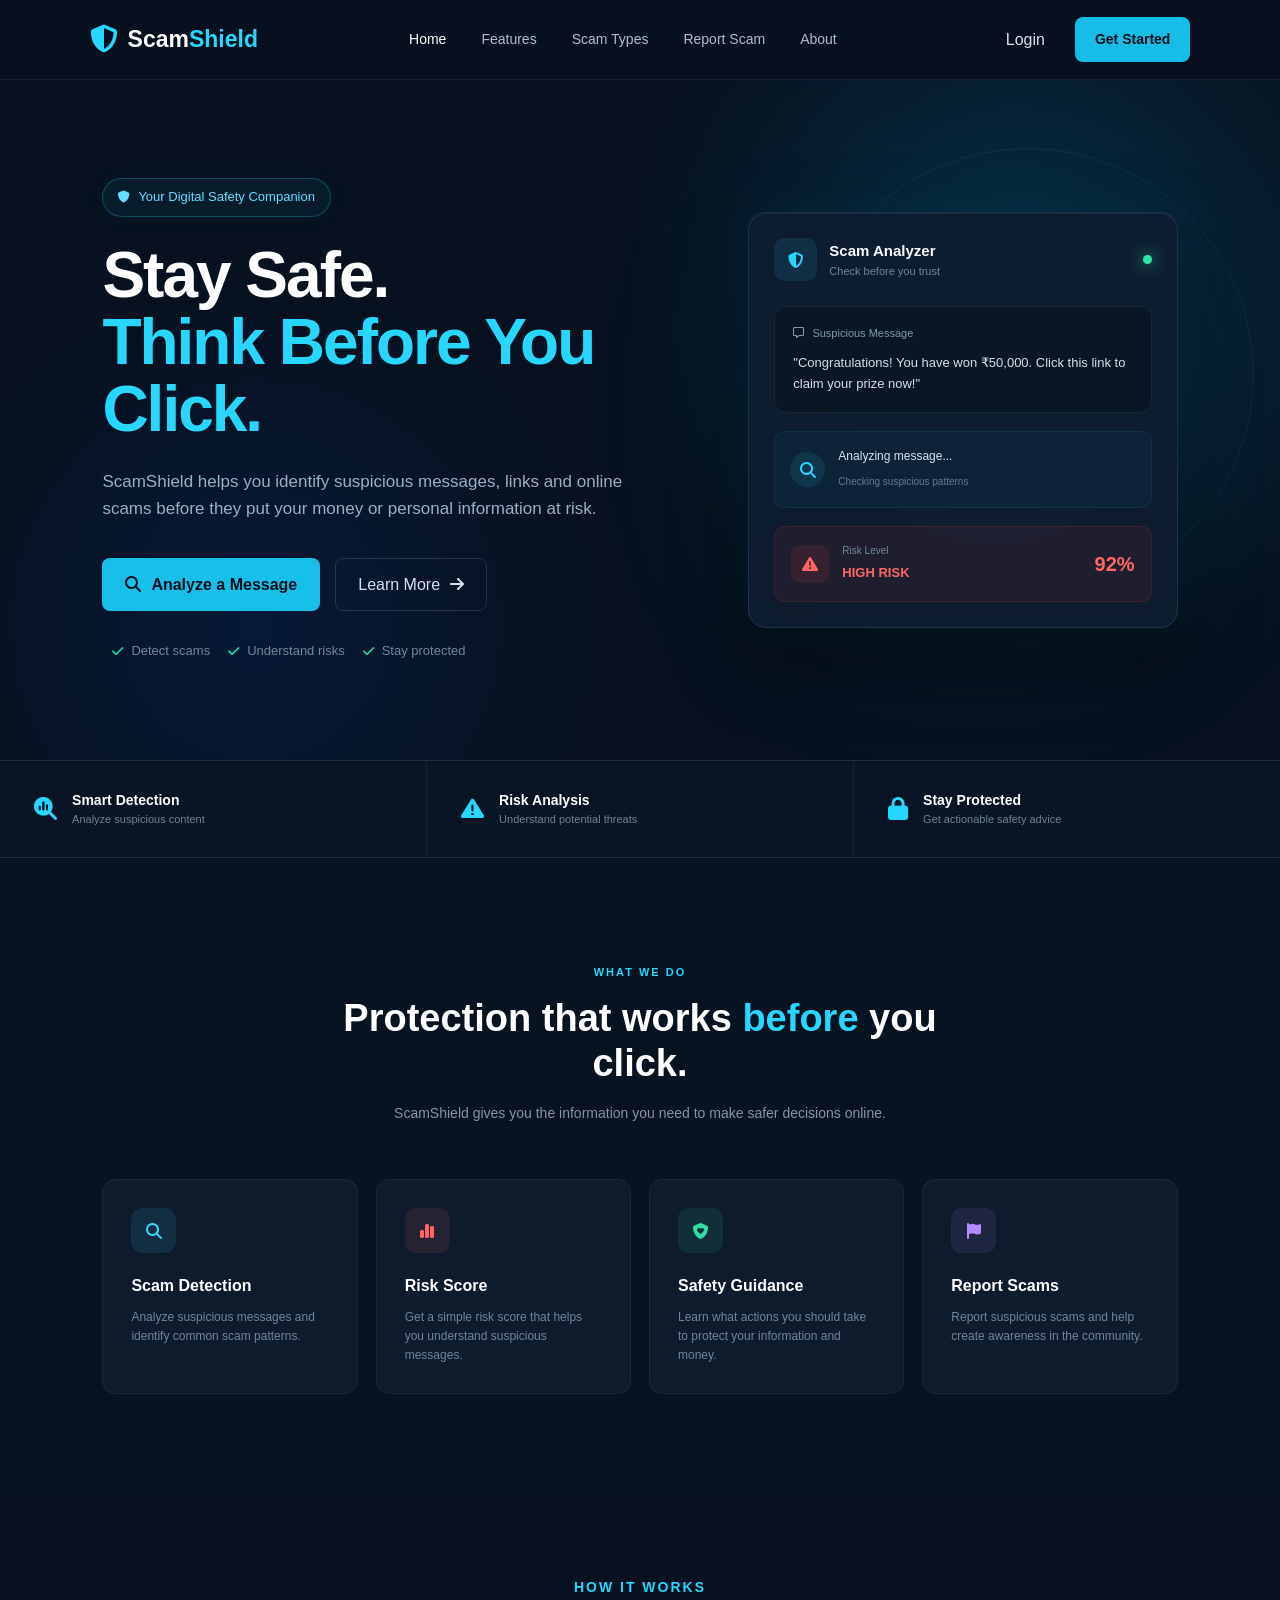
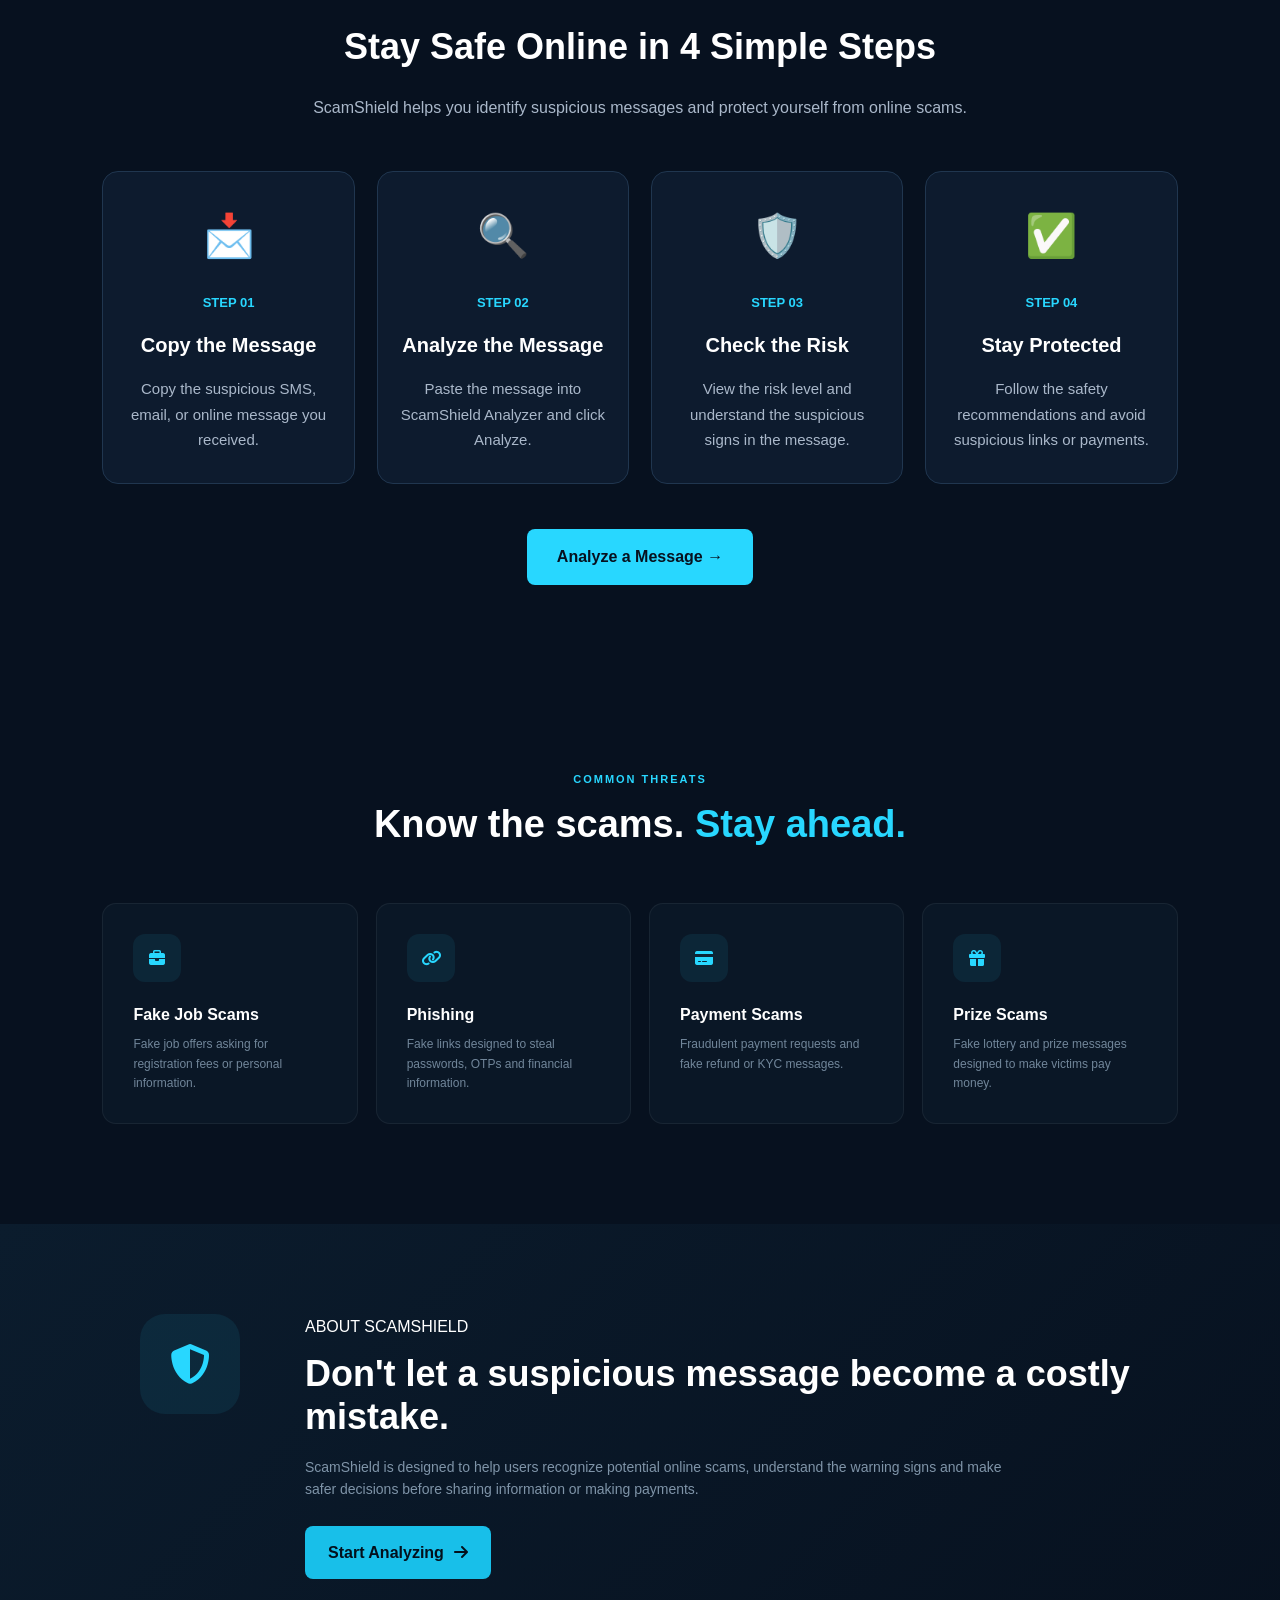
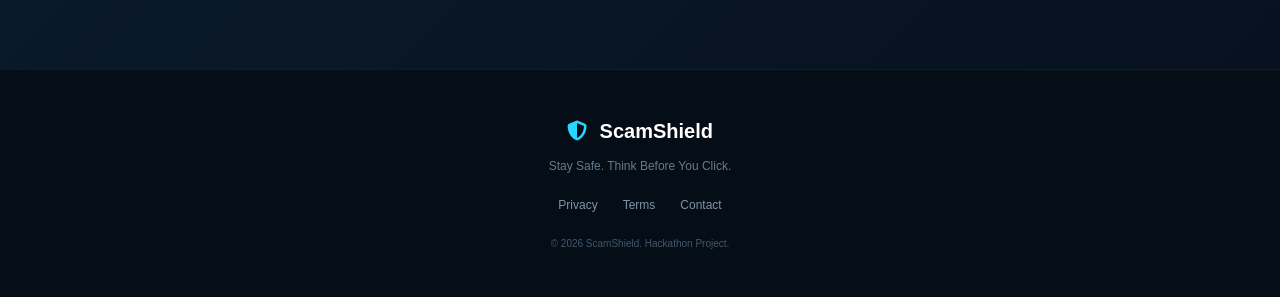
<file: index.html>
<!DOCTYPE html>
<html lang="en">

<head>

    <meta charset="UTF-8">
    <meta name="viewport" content="width=device-width, initial-scale=1.0">

    <title>ScamShield - Stay Safe Online</title>

    <link rel="stylesheet" href="style.css">

    <link
        rel="stylesheet"
        href="https://cdnjs.cloudflare.com/ajax/libs/font-awesome/6.5.2/css/all.min.css"
    >

    <!-- =====================================================
         LOGGED-IN DASHBOARD CSS
         ===================================================== -->

    <style>

        /* =====================================================
           LOGGED HOME MAIN
           ===================================================== */

        #loggedHome {
            display: none;
            min-height: 100vh;
            background:
                radial-gradient(
                    circle at 75% 10%,
                    rgba(0, 180, 255, 0.13),
                    transparent 28%
                ),
                radial-gradient(
                    circle at 15% 80%,
                    rgba(0, 100, 255, 0.08),
                    transparent 30%
                ),
                linear-gradient(
                    135deg,
                    #020b19,
                    #03172e 55%,
                    #020b18
                );

            color: #ffffff;
            font-family: Arial, Helvetica, sans-serif;
        }


        #loggedHome * {
            box-sizing: border-box;
        }


        /* =====================================================
           TOP NAVBAR
           ===================================================== */

        .logged-navbar {
            height: 82px;

            display: flex;
            align-items: center;

            padding: 0 38px;

            background: rgba(2, 10, 24, 0.97);

            border-bottom:
                1px solid
                rgba(45, 180, 255, 0.18);

            position: sticky;
            top: 0;
            z-index: 100;
        }


        /* LOGO */

        .logged-logo {
            display: flex;
            align-items: center;

            gap: 10px;

            min-width: 275px;

            font-size: 29px;
            font-weight: 800;
        }


        .logged-logo i {
            font-size: 42px;
            color: #20d9ff;

            filter:
                drop-shadow(
                    0 0 12px
                    rgba(32, 217, 255, 0.45)
                );
        }


        .logged-logo span span {
            color: #20d9ff;
        }


        /* TOP NAV */

        .logged-top-nav {
            height: 100%;

            display: flex;
            align-items: center;

            gap: 4px;

            margin: auto;
        }


        .logged-top-nav a {
            height: 100%;

            display: flex;
            align-items: center;

            gap: 10px;

            padding: 0 17px;

            color: #dce9f7;

            text-decoration: none;

            font-size: 15px;

            position: relative;

            transition: 0.25s;
        }


        .logged-top-nav a i {
            font-size: 18px;
        }


        .logged-top-nav a:hover,
        .logged-top-nav a.active {
            color: #21d9ff;
        }


        .logged-top-nav a.active::after {
            content: "";

            position: absolute;

            left: 12px;
            right: 12px;
            bottom: 11px;

            height: 3px;

            border-radius: 10px;

            background: #20d9ff;

            box-shadow:
                0 0 13px
                rgba(32, 217, 255, 0.8);
        }


        /* USER */

        .logged-user-area {
            margin-left: auto;

            display: flex;
            align-items: center;

            gap: 18px;
        }


        .logged-user {
            display: flex;
            align-items: center;

            gap: 10px;

            font-size: 14px;
            font-weight: 700;

            white-space: nowrap;
        }


        .logged-user i {
            width: 42px;
            height: 42px;

            border-radius: 50%;

            display: grid;
            place-items: center;

            background: #edf6ff;

            color: #294761;

            font-size: 18px;
        }


        .logout-btn {
            display: flex;
            align-items: center;

            gap: 9px;

            padding: 10px 0 10px 18px;

            border: 0;

            border-left:
                1px solid
                rgba(150, 190, 220, 0.18);

            background: transparent;

            color: #dce9f7;

            cursor: pointer;

            font-size: 14px;
        }


        .logout-btn:hover {
            color: #20d9ff;
        }


        /* =====================================================
           MAIN LAYOUT
           ===================================================== */

        .logged-layout {
            display: grid;

            grid-template-columns:
                235px
                minmax(0, 1fr);

            max-width: 1600px;

            margin: auto;

            min-height:
                calc(100vh - 82px);
        }


        /* =====================================================
           SIDEBAR
           ===================================================== */

        .logged-sidebar {
            padding: 24px 12px 20px;

            border-right:
                1px solid
                rgba(45, 170, 255, 0.12);

            background:
                rgba(1, 10, 27, 0.72);

            display: flex;
            flex-direction: column;
        }


        .side-nav {
            display: flex;
            flex-direction: column;

            gap: 6px;
        }


        .side-nav a {
            display: flex;
            align-items: center;

            gap: 15px;

            padding: 14px 16px;

            border-radius: 9px;

            color: #c9d9e9;

            text-decoration: none;

            font-size: 14px;

            transition: 0.25s;
        }


        .side-nav a i {
            width: 20px;

            text-align: center;

            font-size: 18px;
        }


        .side-nav a:hover {
            background:
                rgba(25, 110, 190, 0.18);

            color: white;
        }


        .side-nav a.active {
            color: #22dcff;

            background:
                linear-gradient(
                    90deg,
                    rgba(22, 115, 210, 0.38),
                    rgba(16, 72, 145, 0.22)
                );

            border-left:
                3px solid
                #22dcff;

            padding-left: 13px;

            box-shadow:
                inset 0 0 22px
                rgba(0, 170, 255, 0.08);
        }


        .sidebar-bottom {
            margin-top: auto;

            text-align: center;

            color: #819ab5;

            font-size: 12px;

            line-height: 1.6;

            padding-top: 25px;
        }


        .sidebar-bottom i {
            display: block;

            color: #21d9ff;

            font-size: 30px;

            margin-bottom: 9px;

            filter:
                drop-shadow(
                    0 0 9px
                    rgba(33, 216, 255, 0.45)
                );
        }


        /* =====================================================
           DASHBOARD MAIN
           ===================================================== */

        .dashboard-main {
            min-width: 0;

            padding:
                22px
                20px
                25px;
        }


        /* =====================================================
           WELCOME PANEL
           ===================================================== */

        .welcome-panel {
            min-height: 240px;

            display: grid;

            grid-template-columns:
                1.05fr
                1fr
                0.85fr;

            align-items: center;

            padding: 25px 30px;

            position: relative;

            overflow: hidden;

            border:
                1px solid
                rgba(43, 157, 235, 0.30);

            border-radius: 15px;

            background:
                linear-gradient(
                    110deg,
                    rgba(3, 27, 60, 0.95),
                    rgba(3, 38, 78, 0.80),
                    rgba(3, 26, 52, 0.95)
                );

            box-shadow:
                0 18px 45px
                rgba(0, 0, 0, 0.18);
        }


        .welcome-panel::before {
            content: "";

            position: absolute;

            width: 450px;
            height: 450px;

            border:
                1px solid
                rgba(0, 210, 255, 0.08);

            border-radius: 50%;

            right: 25%;
            top: -130px;
        }


        .welcome-copy {
            position: relative;

            z-index: 2;
        }


        .welcome-copy .eyebrow {
            font-size: 25px;

            font-weight: 700;
        }


        .welcome-copy .name {
            font-size: 45px;

            line-height: 1.05;

            font-weight: 800;

            color: #20d9ff;

            letter-spacing: -1px;
        }


        .welcome-copy .tagline {
            margin-top: 18px;

            font-size: 19px;

            color: #f3f7ff;
        }


        .welcome-copy .desc {
            margin-top: 8px;

            max-width: 500px;

            color: #a9c4df;

            font-size: 13px;

            line-height: 1.55;
        }


        /* =====================================================
           SECURITY SHIELD
           ===================================================== */

        .dashboard-shield {
            height: 215px;

            position: relative;

            display: grid;

            place-items: center;
        }


        .dashboard-shield .ring {
            position: absolute;

            border:
                1px solid
                rgba(22, 196, 255, 0.23);

            border-radius: 50%;
        }


        .dashboard-shield .r1 {
            width: 175px;
            height: 175px;
        }


        .dashboard-shield .r2 {
            width: 225px;
            height: 225px;
        }


        .dashboard-shield .r3 {
            width: 275px;
            height: 275px;

            opacity: 0.65;
        }


        .dashboard-shield .shield {
            width: 132px;
            height: 150px;

            position: relative;
            z-index: 2;

            display: grid;
            place-items: center;

            background:
                linear-gradient(
                    145deg,
                    #27ddff,
                    #1171db
                );

            clip-path:
                polygon(
                    50% 0,
                    92% 16%,
                    88% 60%,
                    73% 82%,
                    50% 100%,
                    27% 82%,
                    12% 60%,
                    8% 16%
                );

            filter:
                drop-shadow(
                    0 0 28px
                    rgba(0, 190, 255, 0.45)
                );
        }


        .dashboard-shield .shield::after {
            content: "";

            position: absolute;

            inset: 15px;

            background:
                linear-gradient(
                    145deg,
                    rgba(255,255,255,.18),
                    rgba(0,90,210,.12)
                );

            clip-path: inherit;
        }


        .dashboard-shield .shield i {
            position: relative;

            z-index: 3;

            color: white;

            font-size: 55px;
        }


        /* =====================================================
           SECURITY STATUS
           ===================================================== */

        .status-card {
            width: 100%;

            max-width: 310px;

            min-height: 150px;

            justify-self: end;

            padding: 20px;

            border:
                1px solid
                rgba(47, 221, 205, 0.52);

            border-radius: 13px;

            background:
                rgba(4, 50, 72, 0.66);

            box-shadow:
                inset 0 0 25px
                rgba(0, 210, 255, 0.05);
        }


        .status-top {
            display: flex;

            align-items: center;

            gap: 15px;
        }


        .status-icon {
            width: 53px;
            height: 53px;

            border-radius: 50%;

            display: grid;
            place-items: center;

            background:
                rgba(0, 205, 145, 0.22);

            color: #3affb0;

            font-size: 25px;

            box-shadow:
                0 0 20px
                rgba(0, 220, 150, 0.18);
        }


        .status-label {
            color: #e7f4ff;

            font-size: 17px;
        }


        .status-good {
            color: #39f0d0;

            font-size: 21px;

            font-weight: 800;

            margin-top: 6px;
        }


        .status-card p {
            color: #b8cfe4;

            font-size: 12px;

            margin:
                13px
                0
                0
                67px;
        }


        /* =====================================================
           SECOND ROW
           ===================================================== */

        .dashboard-grid {
            display: grid;

            grid-template-columns:
                1.08fr
                1.42fr;

            gap: 18px;

            margin-top: 18px;
        }


        .panel {
            border:
                1px solid
                rgba(40, 150, 230, 0.28);

            border-radius: 12px;

            background:
                rgba(3, 25, 53, 0.84);

            box-shadow:
                inset 0 1px
                rgba(255,255,255,.025);
        }


        .panel-title {
            display: flex;

            align-items: center;

            gap: 10px;

            padding:
                17px
                20px
                11px;

            font-size: 18px;

            font-weight: 750;
        }


        .panel-title i {
            color: #25d9ff;
        }


        /* =====================================================
           QUICK SCAN
           ===================================================== */

        .quick-scan {
            min-height: 250px;

            position: relative;

            overflow: hidden;

            padding-bottom: 18px;
        }


        .quick-scan::after {
            content: "";

            position: absolute;

            width: 170px;
            height: 170px;

            right: -45px;
            bottom: -60px;

            border:
                1px solid
                rgba(20, 191, 255, 0.12);

            border-radius: 50%;
        }


        .quick-content {
            padding:
                5px
                20px;

            max-width: 72%;

            position: relative;

            z-index: 2;
        }


        .quick-content p {
            color: #afc5dc;

            font-size: 14px;

            line-height: 1.55;

            margin:
                6px
                0
                24px;
        }


        .scan-btn,
        .report-btn {
            display: inline-flex;

            align-items: center;

            gap: 12px;

            padding:
                14px
                25px;

            border: 0;

            border-radius: 9px;

            background:
                linear-gradient(
                    90deg,
                    #22dfff,
                    #159de7
                );

            color: #06213b;

            text-decoration: none;

            font-weight: 800;

            font-size: 15px;

            cursor: pointer;

            box-shadow:
                0 8px 25px
                rgba(0, 190, 255, 0.18);

            transition: .2s;
        }


        .scan-btn:hover,
        .report-btn:hover {
            transform: translateY(-2px);

            box-shadow:
                0 12px 30px
                rgba(0, 190, 255, 0.30);
        }


        /* QUICK SCAN VISUAL */

        .scan-visual {
            position: absolute;

            right: 20px;
            bottom: 15px;

            width: 130px;
            height: 170px;

            border:
                3px solid
                rgba(28, 171, 255, 0.65);

            border-radius: 18px;

            box-shadow:
                0 0 30px
                rgba(0, 180, 255, 0.13);
        }


        .scan-visual::before,
        .scan-visual::after {
            content: "";

            position: absolute;

            left: 16px;
            right: 16px;

            height: 10px;

            border-radius: 8px;

            background:
                rgba(40, 205, 255, 0.65);

            top: 28px;

            box-shadow:
                0 25px
                rgba(40, 150, 255, 0.42),
                0 50px
                rgba(40, 150, 255, 0.32);
        }


        .scan-visual .bubble {
            position: absolute;

            width: 88px;
            height: 38px;

            border-radius: 10px;

            background:
                linear-gradient(
                    135deg,
                    #159fe7,
                    #20dfff
                );

            left: -30px;
            top: 72px;
        }


        .scan-visual .check {
            position: absolute;

            width: 44px;
            height: 44px;

            border-radius: 50%;

            right: -22px;
            top: 82px;

            background: #28e3d0;

            color: #05233b;

            display: grid;
            place-items: center;

            font-size: 20px;

            border:
                4px solid
                #06203c;
        }


        /* =====================================================
           SECURITY OVERVIEW
           ===================================================== */

        .stats-panel {
            padding-bottom: 14px;
        }


        .stats-grid {
            display: grid;

            grid-template-columns:
                repeat(4,1fr);

            gap: 10px;

            padding:
                0
                18px;
        }


        .stat-box {
            min-height: 155px;

            border:
                1px solid
                rgba(46,145,231,.32);

            border-radius: 10px;

            padding:
                13px;

            background:
                rgba(4,31,68,.80);
        }


        .stat-box:nth-child(2) {
            border-color:
                rgba(38,190,170,.38);
        }


        .stat-box:nth-child(3) {
            border-color:
                rgba(239,171,64,.35);
        }


        .stat-box:nth-child(4) {
            border-color:
                rgba(221,65,91,.32);
        }


        .stat-icon {
            width: 43px;
            height: 43px;

            border-radius: 50%;

            display: grid;
            place-items: center;

            background:
                rgba(18,124,218,.30);

            color: #e8f7ff;

            margin-bottom: 10px;
        }


        .stat-box:nth-child(2) .stat-icon {
            background:
                rgba(20,180,126,.25);

            color: #5ff1bc;
        }


        .stat-box:nth-child(3) .stat-icon {
            background:
                rgba(236,156,35,.23);

            color: #ffc05a;
        }


        .stat-box:nth-child(4) .stat-icon {
            background:
                rgba(215,44,77,.23);

            color: #ff647f;
        }


        .stat-number {
            font-size: 28px;

            font-weight: 800;

            line-height: 1;
        }


        .stat-label {
            font-size: 11px;

            color: #e1ebf5;

            margin-top: 7px;
        }


        .stat-change {
            font-size: 10px;

            color: #36e0ba;

            margin-top: 11px;
        }


        .stat-box:nth-child(3)
        .stat-change {
            color: #ffad58;
        }


        .stat-box:nth-child(4)
        .stat-change {
            color: #a9bdd1;
        }


        /* =====================================================
           BOTTOM ROW
           ===================================================== */

        .bottom-grid {
            display: grid;

            grid-template-columns:
                1.15fr
                .9fr
                .9fr;

            gap: 18px;

            margin-top: 18px;
        }


        .activity-panel,
        .tips-panel,
        .report-panel {
            min-height: 285px;

            padding-bottom: 14px;
        }


        .view-all {
            margin-left: auto;

            color: #20d9ff;

            text-decoration: none;

            font-size: 12px;

            font-weight: 700;
        }


        .activity-list {
            padding:
                0
                18px;

            display: flex;

            flex-direction: column;

            gap: 7px;
        }


        .activity-row {
            min-height: 62px;

            display: grid;

            grid-template-columns:
                42px
                1fr
                auto;

            align-items: center;

            gap: 12px;

            padding:
                8px
                10px;

            border:
                1px solid
                rgba(48,125,201,.28);

            border-radius: 9px;

            background:
                rgba(4,34,70,.70);
        }


        .activity-icon {
            width: 40px;
            height: 40px;

            border-radius: 50%;

            display: grid;
            place-items: center;

            color: white;

            background:
                linear-gradient(
                    135deg,
                    #0d83d9,
                    #11bff0
                );

            font-size: 19px;
        }


        .activity-name {
            font-size: 12px;

            font-weight: 700;
        }


        .activity-preview {
            color: #94b2ce;

            font-size: 10px;

            margin-top: 4px;

            max-width: 170px;

            white-space: nowrap;

            overflow: hidden;

            text-overflow: ellipsis;
        }


        .activity-meta {
            text-align: right;
        }


        .badge {
            display: inline-block;

            padding:
                4px
                9px;

            border-radius: 12px;

            background:
                rgba(21,200,143,.20);

            color: #48e9b2;

            font-size: 10px;

            font-weight: 700;
        }


        .badge.detected {
            background:
                rgba(220,45,76,.22);

            color: #ff7084;
        }


        .activity-time {
            margin-top: 5px;

            color: #91aac4;

            font-size: 9px;
        }


        /* =====================================================
           SAFETY TIPS
           ===================================================== */

        .tips-list {
            padding:
                0
                20px;
        }


        .tip {
            display: flex;

            align-items: center;

            gap: 14px;

            padding:
                13px
                0;

            border-bottom:
                1px solid
                rgba(90,150,200,.15);

            color: #b9cee2;

            font-size: 12px;

            line-height: 1.4;
        }


        .tip i {
            width: 24px;

            color: #20d9ff;

            font-size: 20px;

            text-align: center;
        }


        .tip:nth-child(3) i {
            color: #ffb43b;
        }


        .learn-link {
            display: inline-block;

            margin:
                14px
                20px;

            color: #20d9ff;

            text-decoration: none;

            font-size: 12px;

            font-weight: 700;
        }


        /* =====================================================
           REPORT SCAM
           ===================================================== */

        .report-panel {
            padding:
                22px
                25px;

            background:
                linear-gradient(
                    145deg,
                    rgba(5,38,79,.90),
                    rgba(4,29,61,.90)
                );

            position: relative;

            overflow: hidden;
        }


        .report-panel::before {
            content: "";

            position: absolute;

            width: 180px;
            height: 180px;

            right: -65px;
            top: -65px;

            border-radius: 50%;

            background:
                rgba(20,150,255,.08);
        }


        .report-icon {
            width: 55px;
            height: 55px;

            display: grid;
            place-items: center;

            border-radius: 50%;

            background:
                rgba(17,139,238,.18);

            color: #21d9ff;

            font-size: 24px;

            margin-bottom: 16px;
        }


        .report-panel h3 {
            font-size: 18px;

            line-height: 1.35;

            margin:
                0
                0
                10px;
        }


        .report-panel p {
            color: #a8c0d8;

            font-size: 12px;

            line-height: 1.5;

            margin-bottom: 20px;
        }


        .report-btn {
            width: 100%;

            justify-content: center;

            padding: 13px;
        }


        /* =====================================================
           FOOTER
           ===================================================== */

        .logged-footer {
            margin-top: 20px;

            padding:
                16px;

            border-top:
                1px solid
                rgba(70,140,190,.15);

            display: flex;

            justify-content: center;

            gap: 18px;

            color: #7895b1;

            font-size: 10px;
        }


        .logged-footer span:not(:last-child)::after {
            content: "•";

            margin-left: 18px;

            color: #20d9ff;
        }


        /* =====================================================
           RESPONSIVE
           ===================================================== */

        @media (max-width: 1200px) {

            .logged-navbar {
                padding: 0 20px;
            }

            .logged-logo {
                min-width: 220px;
            }

            .logged-top-nav a {
                padding: 0 10px;
            }

            .welcome-panel {
                grid-template-columns:
                    1fr
                    1fr;
            }

            .status-card {
                display: none;
            }

            .bottom-grid {
                grid-template-columns:
                    1fr
                    1fr;
            }

            .report-panel {
                grid-column: span 2;
            }
        }


        @media (max-width: 900px) {

            .logged-layout {
                grid-template-columns: 1fr;
            }

            .logged-sidebar {
                display: none;
            }

            .logged-top-nav {
                display: none;
            }

            .logged-user-area {
                margin-left: auto;
            }

            .welcome-panel {
                grid-template-columns: 1fr;
            }

            .dashboard-shield {
                display: none;
            }

            .dashboard-grid {
                grid-template-columns: 1fr;
            }

            .bottom-grid {
                grid-template-columns: 1fr;
            }

            .report-panel {
                grid-column: auto;
            }
        }


        @media (max-width: 600px) {

            .logged-navbar {
                height: 70px;

                padding:
                    0
                    15px;
            }

            .logged-logo {
                min-width: auto;

                font-size: 22px;
            }

            .logged-logo i {
                font-size: 32px;
            }

            .logged-user {
                font-size: 12px;
            }

            .logged-user i {
                width: 36px;
                height: 36px;
            }

            .logout-btn {
                padding-left: 10px;
            }

            .logout-btn span {
                display: none;
            }

            .dashboard-main {
                padding: 14px;
            }

            .welcome-panel {
                padding: 25px 20px;
            }

            .welcome-copy .eyebrow {
                font-size: 20px;
            }

            .welcome-copy .name {
                font-size: 34px;
            }

            .welcome-copy .tagline {
                font-size: 16px;
            }

            .stats-grid {
                grid-template-columns:
                    1fr 1fr;
            }

            .quick-content {
                max-width: 100%;
            }

            .scan-visual {
                display: none;
            }

            .activity-row {
                grid-template-columns:
                    38px
                    1fr;
            }

            .activity-meta {
                display: none;
            }

            .logged-footer {
                flex-wrap: wrap;
            }
        }

    </style>

</head>


<body>


<!-- =========================================================
     LOGGED-IN HOME
     ========================================================= -->

<section id="loggedHome">

    <!-- ================= TOP NAVBAR ================= -->

    <header class="logged-navbar">

        <div class="logged-logo">

            <i class="fa-solid fa-shield-halved"></i>

            <span>
                Scam<span>Shield</span>
            </span>

        </div>


        <div class="logged-user-area">

            <div class="logged-user">

                <i class="fa-solid fa-user"></i>

                <span id="loggedUserName">
                    Lalitanjali
                </span>

            </div>


            <button
                type="button"
                class="logout-btn"
                id="logoutBtn"
            >

                <i class="fa-solid fa-right-from-bracket"></i>

                <span>Logout</span>

            </button>

        </div>

    </header>


    <!-- ================= MAIN LAYOUT ================= -->

    <div class="logged-layout">


        <!-- ================= SIDEBAR ================= -->

        <aside class="logged-sidebar">

            <nav class="side-nav">

                <a href="#" class="active">

                    <i class="fa-solid fa-house"></i>

                    Dashboard

                </a>


                <a href="analyzer/analyzer.html">

                    <i class="fa-solid fa-magnifying-glass"></i>

                    Analyze Message

                </a>


                <a href="scams/scams.html">

                    <i class="fa-solid fa-book-open"></i>

                    Reported Scams

                </a>


                <a href="#recentActivity">

                    <i class="fa-solid fa-clock-rotate-left"></i>

                    History

                </a>


                <a href="#">

                    <i class="fa-regular fa-user"></i>

                    Profile

                </a>

            </nav>


            <div class="sidebar-bottom">

                <i class="fa-solid fa-shield-halved"></i>

                Think Before You Click

                <br>

                Stay Safe Online

            </div>

        </aside>


        <!-- ================= DASHBOARD ================= -->

        <main class="dashboard-main">


            <!-- ================= WELCOME ================= -->

            <section class="welcome-panel">


                <div class="welcome-copy">

                    <div class="eyebrow">
                        Welcome back,
                    </div>


                    <div class="name">

                        <span id="loggedWelcomeName">
                            Lalitanjali
                        </span>

                        👋

                    </div>


                    <div class="tagline">
                        Your digital safety starts here.
                    </div>


                    <div class="desc">
                        Detect scams, stay informed and browse
                        with confidence.
                    </div>

                </div>


                <!-- SECURITY SHIELD -->

                <div
    class="dashboard-shield"
    aria-hidden="true"
    style="
        background-image: url('images/cybersecurity-shield.png');
        background-size: contain;
        background-repeat: no-repeat;
        background-position: center;
    "
>
</div>


                <!-- SECURITY STATUS -->

                <div class="status-card">

                    <div class="status-top">

                        <div class="status-icon">

                            <i class="fa-solid fa-shield-halved"></i>

                        </div>


                        <div>

                            <div class="status-label">
                                Security Status
                            </div>

                            <div class="status-good">
                                You're Protected
                            </div>

                        </div>

                    </div>


                    <p>
                        Last scan: Today, 11:05 AM
                    </p>

                </div>

            </section>


            <!-- ================= QUICK SCAN + STATS ================= -->

            <div class="dashboard-grid">


                <!-- QUICK SCAN -->

                <section class="panel quick-scan">

                    <div class="panel-title">

                        <i class="fa-solid fa-magnifying-glass"></i>

                        Quick Scan

                    </div>


                    <div class="quick-content">

                        <p>
                            Scan a message, link or email for
                            potential scams and threats.
                        </p>


                        <a
                            class="scan-btn"
                            href="analyzer/analyzer.html"
                        >

                            <i class="fa-solid fa-magnifying-glass"></i>

                            Scan a Message

                            <i class="fa-solid fa-arrow-right"></i>

                        </a>

                    </div>


                    <!-- SCAN VISUAL -->

                    <div class="scan-visual">

                        <div class="bubble"></div>

                        <div class="check">

                            <i class="fa-solid fa-check"></i>

                        </div>

                    </div>

                </section>


                <!-- SECURITY OVERVIEW -->

                <section class="panel stats-panel">

                    <div class="panel-title">

                        <i class="fa-solid fa-chart-simple"></i>

                        Security Overview

                    </div>


                    <div class="stats-grid">


                        <div class="stat-box">

                            <div class="stat-icon">

                                <i class="fa-solid fa-expand"></i>

                            </div>

                            <div class="stat-number">
                                12
                            </div>

                            <div class="stat-label">
                                Messages Scanned
                            </div>

                            <div class="stat-change">
                                ↑ 3 today
                            </div>

                        </div>


                        <div class="stat-box">

                            <div class="stat-icon">

                                <i class="fa-solid fa-shield-halved"></i>

                            </div>

                            <div class="stat-number">
                                10
                            </div>

                            <div class="stat-label">
                                Safe Messages
                            </div>

                            <div class="stat-change">
                                ↑ 2 today
                            </div>

                        </div>


                        <div class="stat-box">

                            <div class="stat-icon">

                                <i class="fa-solid fa-triangle-exclamation"></i>

                            </div>

                            <div class="stat-number">
                                2
                            </div>

                            <div class="stat-label">
                                Suspicious Links
                            </div>

                            <div class="stat-change">
                                ↑ 1 today
                            </div>

                        </div>


                        <div class="stat-box">

                            <div class="stat-icon">

                                <i class="fa-solid fa-shield-virus"></i>

                            </div>

                            <div class="stat-number">
                                0
                            </div>

                            <div class="stat-label">
                                Threats Detected
                            </div>

                            <div class="stat-change">
                                Today —
                            </div>

                        </div>


                    </div>

                </section>

            </div>


            <!-- ================= BOTTOM SECTION ================= -->

            <div class="bottom-grid">


                <!-- RECENT ACTIVITY -->

                <section
                    class="panel activity-panel"
                    id="recentActivity"
                >

                    <div class="panel-title">

                        <i class="fa-regular fa-clock"></i>

                        Recent Activity

                        <a
                            class="view-all"
                            href="#"
                        >
                            View All →
                        </a>

                    </div>


                    <div class="activity-list">


                        <!-- WHATSAPP -->

                        <div class="activity-row">

                            <div class="activity-icon">

                                <i class="fa-brands fa-whatsapp"></i>

                            </div>


                            <div>

                                <div class="activity-name">
                                    WhatsApp Message
                                </div>

                                <div class="activity-preview">
                                    hello, check this link...
                                </div>

                            </div>


                            <div class="activity-meta">

                                <span class="badge">
                                    Safe
                                </span>

                                <div class="activity-time">
                                    Today, 10:42 AM
                                </div>

                            </div>

                        </div>


                        <!-- SUSPICIOUS LINK -->

                        <div class="activity-row">

                            <div class="activity-icon">

                                <i class="fa-solid fa-link"></i>

                            </div>


                            <div>

                                <div class="activity-name">
                                    Suspicious Link
                                </div>

                                <div class="activity-preview">
                                    http://bit.ly/urgent-pay...
                                </div>

                            </div>


                            <div class="activity-meta">

                                <span class="badge detected">
                                    Detected
                                </span>

                                <div class="activity-time">
                                    Today, 09:18 AM
                                </div>

                            </div>

                        </div>


                        <!-- EMAIL -->

                        <div class="activity-row">

                            <div class="activity-icon">

                                <i class="fa-solid fa-envelope"></i>

                            </div>


                            <div>

                                <div class="activity-name">
                                    Email
                                </div>

                                <div class="activity-preview">
                                    Your account has been limited...
                                </div>

                            </div>


                            <div class="activity-meta">

                                <span class="badge">
                                    Safe
                                </span>

                                <div class="activity-time">
                                    Yesterday, 07:32 PM
                                </div>

                            </div>

                        </div>


                    </div>

                </section>


                <!-- SAFETY TIPS -->

                <section class="panel tips-panel">

                    <div class="panel-title">

                        <i class="fa-regular fa-lightbulb"></i>

                        Safety Tips

                    </div>


                    <div class="tips-list">


                        <div class="tip">

                            <i class="fa-solid fa-lock"></i>

                            <span>
                                Never share your OTP,
                                password or personal details.
                            </span>

                        </div>


                        <div class="tip">

                            <i class="fa-solid fa-link"></i>

                            <span>
                                Verify unknown links
                                before clicking.
                            </span>

                        </div>


                        <div class="tip">

                            <i class="fa-solid fa-triangle-exclamation"></i>

                            <span>
                                Don't trust urgent payment
                                requests or lottery offers.
                            </span>

                        </div>


                    </div>


                    <a
                        class="learn-link"
                        href="scams/scams.html"
                    >
                        Learn More →
                    </a>

                </section>


                <!-- REPORT SCAM -->

                <section class="panel report-panel">


                    <div class="report-icon">

                        <i class="fa-solid fa-bullhorn"></i>

                    </div>


                    <h3>
                        Found a suspicious message?
                    </h3>


                    <p>
                        Report it and help others
                        stay safe.
                    </p>


                    <a
                        class="report-btn"
                        href="report/report.html"
                    >

                        <i class="fa-solid fa-shield-halved"></i>

                        Report a Scam

                    </a>

                </section>


            </div>


            <!-- ================= FOOTER ================= -->

            <footer class="logged-footer">

                <span>ScamShield</span>

                <span>Safer Community</span>

                <span>Safer Internet</span>

                <span>Together</span>

            </footer>


        </main>

    </div>

</section>



<!-- =========================================================
     PUBLIC HOME
     ========================================================= -->

<div id="publicHome">


    <!-- ================= PUBLIC NAVBAR ================= -->

    <header class="navbar">

        <div class="logo">

            <i class="fa-solid fa-shield-halved"></i>

            <span>
                Scam<span>Shield</span>
            </span>

        </div>


        <nav>

            <a
                href="index.html"
                class="active"
            >
                Home
            </a>

            <a href="#features">
                Features
            </a>

            <a href="scams/scams.html">
                Scam Types
            </a>

            <a href="report/report.html">
                Report Scam
            </a>

            <a href="#about">
                About
            </a>

        </nav>


        <div class="nav-buttons">

            <a
                href="auth/login.html"
                class="login-btn"
            >
                Login
            </a>


            <a
                href="auth/signup.html"
                class="signup-btn"
            >
                Get Started
            </a>

        </div>

    </header>


    <!-- ================= HERO ================= -->

    <section class="hero">

        <div class="hero-content">


            <div class="small-badge">

                <i class="fa-solid fa-shield"></i>

                Your Digital Safety Companion

            </div>


            <h1>

                Stay Safe.

                <br>

                <span>
                    Think Before You Click.
                </span>

            </h1>


            <p>
                ScamShield helps you identify
                suspicious messages, links and
                online scams before they put
                your money or personal
                information at risk.
            </p>


            <div class="hero-buttons">

                <a
                    href="analyzer/analyzer.html"
                    class="primary-btn"
                >

                    <i class="fa-solid fa-magnifying-glass"></i>

                    Analyze a Message

                </a>


                <a
                    href="#features"
                    class="secondary-btn"
                >

                    Learn More

                    <i class="fa-solid fa-arrow-right"></i>

                </a>

            </div>


            <div class="trust-text">

                <i class="fa-solid fa-check"></i>
                Detect scams

                <i class="fa-solid fa-check"></i>
                Understand risks

                <i class="fa-solid fa-check"></i>
                Stay protected

            </div>

        </div>


        <!-- ================= HERO CARD ================= -->

        <div class="hero-card-container">

            <div class="glow"></div>


            <div class="scanner-card">


                <div class="scanner-header">


                    <div class="scanner-title">

                        <div class="shield-icon">

                            <i class="fa-solid fa-shield-halved"></i>

                        </div>


                        <div>

                            <h3>
                                Scam Analyzer
                            </h3>

                            <p>
                                Check before you trust
                            </p>

                        </div>

                    </div>


                    <div class="status-dot"></div>

                </div>


                <div class="message-box">

                    <div class="message-label">

                        <i class="fa-regular fa-message"></i>

                        Suspicious Message

                    </div>


                    <p>
                        "Congratulations! You have won
                        ₹50,000. Click this link to claim
                        your prize now!"
                    </p>

                </div>


                <div class="analyzing">

                    <div class="loading-circle">

                        <i class="fa-solid fa-magnifying-glass"></i>

                    </div>


                    <div>

                        <span>
                            Analyzing message...
                        </span>

                        <small>
                            Checking suspicious patterns
                        </small>

                    </div>

                </div>


                <div class="risk-result">

                    <div class="risk-icon">

                        <i class="fa-solid fa-triangle-exclamation"></i>

                    </div>


                    <div class="risk-info">

                        <span>
                            Risk Level
                        </span>

                        <strong>
                            HIGH RISK
                        </strong>

                    </div>


                    <div class="risk-score">
                        92%
                    </div>

                </div>


            </div>

        </div>

    </section>


    <!-- ================= STATS ================= -->

    <section class="stats">

        <div class="stat">

            <i class="fa-solid fa-magnifying-glass-chart"></i>

            <div>

                <h3>
                    Smart Detection
                </h3>

                <p>
                    Analyze suspicious content
                </p>

            </div>

        </div>


        <div class="stat">

            <i class="fa-solid fa-triangle-exclamation"></i>

            <div>

                <h3>
                    Risk Analysis
                </h3>

                <p>
                    Understand potential threats
                </p>

            </div>

        </div>


        <div class="stat">

            <i class="fa-solid fa-lock"></i>

            <div>

                <h3>
                    Stay Protected
                </h3>

                <p>
                    Get actionable safety advice
                </p>

            </div>

        </div>

    </section>


    <!-- ================= FEATURES ================= -->

    <section
        class="features-section"
        id="features"
    >

        <div class="section-heading">

            <span>
                WHAT WE DO
            </span>


            <h2>

                Protection that works

                <span>
                    before
                </span>

                you click.

            </h2>


            <p>
                ScamShield gives you the information
                you need to make safer decisions online.
            </p>

        </div>


        <div class="features-grid">


            <div class="feature-card">

                <div class="feature-icon blue">

                    <i class="fa-solid fa-magnifying-glass"></i>

                </div>


                <h3>
                    Scam Detection
                </h3>


                <p>
                    Analyze suspicious messages
                    and identify common scam patterns.
                </p>

            </div>


            <div class="feature-card">

                <div class="feature-icon red">

                    <i class="fa-solid fa-chart-simple"></i>

                </div>


                <h3>
                    Risk Score
                </h3>


                <p>
                    Get a simple risk score that helps
                    you understand suspicious messages.
                </p>

            </div>


            <div class="feature-card">

                <div class="feature-icon green">

                    <i class="fa-solid fa-shield-heart"></i>

                </div>


                <h3>
                    Safety Guidance
                </h3>


                <p>
                    Learn what actions you should take
                    to protect your information and money.
                </p>

            </div>


            <a
                href="report/report.html"
                class="feature-card"
            >

                <div class="feature-icon purple">

                    <i class="fa-solid fa-flag"></i>

                </div>


                <h3>
                    Report Scams
                </h3>


                <p>
                    Report suspicious scams and help
                    create awareness in the community.
                </p>

            </a>


        </div>

    </section>
     <!-- HOW IT WORKS SECTION -->
<section class="how-it-works" id="how-it-works">

    <div class="how-header">
        <span class="section-tag">HOW IT WORKS</span>

        <h2>Stay Safe Online in 4 Simple Steps</h2>

        <p>
            ScamShield helps you identify suspicious messages
            and protect yourself from online scams.
        </p>
    </div>

    <div class="steps-container">

        <!-- STEP 1 -->
        <div class="step-card">
            <div class="step-icon">📩</div>
            <span class="step-number">STEP 01</span>
            <h3>Copy the Message</h3>
            <p>
                Copy the suspicious SMS, email, or online
                message you received.
            </p>
        </div>

        <!-- STEP 2 -->
        <div class="step-card">
            <div class="step-icon">🔍</div>
            <span class="step-number">STEP 02</span>
            <h3>Analyze the Message</h3>
            <p>
                Paste the message into ScamShield Analyzer
                and click Analyze.
            </p>
        </div>

        <!-- STEP 3 -->
        <div class="step-card">
            <div class="step-icon">🛡️</div>
            <span class="step-number">STEP 03</span>
            <h3>Check the Risk</h3>
            <p>
                View the risk level and understand
                the suspicious signs in the message.
            </p>
        </div>

        <!-- STEP 4 -->
        <div class="step-card">
            <div class="step-icon">✅</div>
            <span class="step-number">STEP 04</span>
            <h3>Stay Protected</h3>
            <p>
                Follow the safety recommendations
                and avoid suspicious links or payments.
            </p>
        </div>

    </div>

    <div class="how-cta">
        <a href="analyzer/analyzer.html" class="how-btn">
            Analyze a Message →
        </a>
    </div>

</section>

    <!-- ================= SCAM TYPES ================= -->

    <section
        class="scams-section"
        id="scams"
    >

        <div class="section-heading">

            <span>
                COMMON THREATS
            </span>


            <h2>

                Know the scams.

                <span>
                    Stay ahead.
                </span>

            </h2>

        </div>


        <div class="scam-grid">


            <div class="scam-card">

                <div class="scam-card-icon">

                    <i class="fa-solid fa-briefcase"></i>

                </div>


                <h3>
                    Fake Job Scams
                </h3>


                <p>
                    Fake job offers asking for
                    registration fees or personal
                    information.
                </p>

            </div>


            <div class="scam-card">

                <div class="scam-card-icon">

                    <i class="fa-solid fa-link"></i>

                </div>


                <h3>
                    Phishing
                </h3>


                <p>
                    Fake links designed to steal
                    passwords, OTPs and financial
                    information.
                </p>

            </div>


            <div class="scam-card">

                <div class="scam-card-icon">

                    <i class="fa-solid fa-credit-card"></i>

                </div>


                <h3>
                    Payment Scams
                </h3>


                <p>
                    Fraudulent payment requests and
                    fake refund or KYC messages.
                </p>

            </div>


            <div class="scam-card">

                <div class="scam-card-icon">

                    <i class="fa-solid fa-gift"></i>

                </div>


                <h3>
                    Prize Scams
                </h3>


                <p>
                    Fake lottery and prize messages
                    designed to make victims pay money.
                </p>

            </div>


        </div>

    </section>


    <!-- ================= ABOUT ================= -->

    <section
        class="about-section"
        id="about"
    >

        <div class="about-content">


            <div class="about-icon">

                <i class="fa-solid fa-shield-halved"></i>

            </div>


            <div>

                <span>
                    ABOUT SCAMSHIELD
                </span>


                <h2>
                    Don't let a suspicious message
                    become a costly mistake.
                </h2>


                <p>
                    ScamShield is designed to help users
                    recognize potential online scams,
                    understand the warning signs and
                    make safer decisions before sharing
                    information or making payments.
                </p>


                <a
                    href="analyzer/analyzer.html"
                    class="primary-btn"
                >

                    Start Analyzing

                    <i class="fa-solid fa-arrow-right"></i>

                </a>

            </div>

        </div>

    </section>


    <!-- ================= FOOTER ================= -->

    <footer>

        <div class="footer-logo">

            <i class="fa-solid fa-shield-halved"></i>

            ScamShield

        </div>


        <p>
            Stay Safe. Think Before You Click.
        </p>


        <div class="footer-links">

            <a href="#">
                Privacy
            </a>

            <a href="#">
                Terms
            </a>

            <a href="#">
                Contact
            </a>

        </div>


        <div class="copyright">

            © 2026 ScamShield.
            Hackathon Project.

        </div>

    </footer>


</div>


<!-- =====================================================
     INDEX JAVASCRIPT
     ===================================================== -->

<script src="index.js"></script>

</body>

</html>
</file>
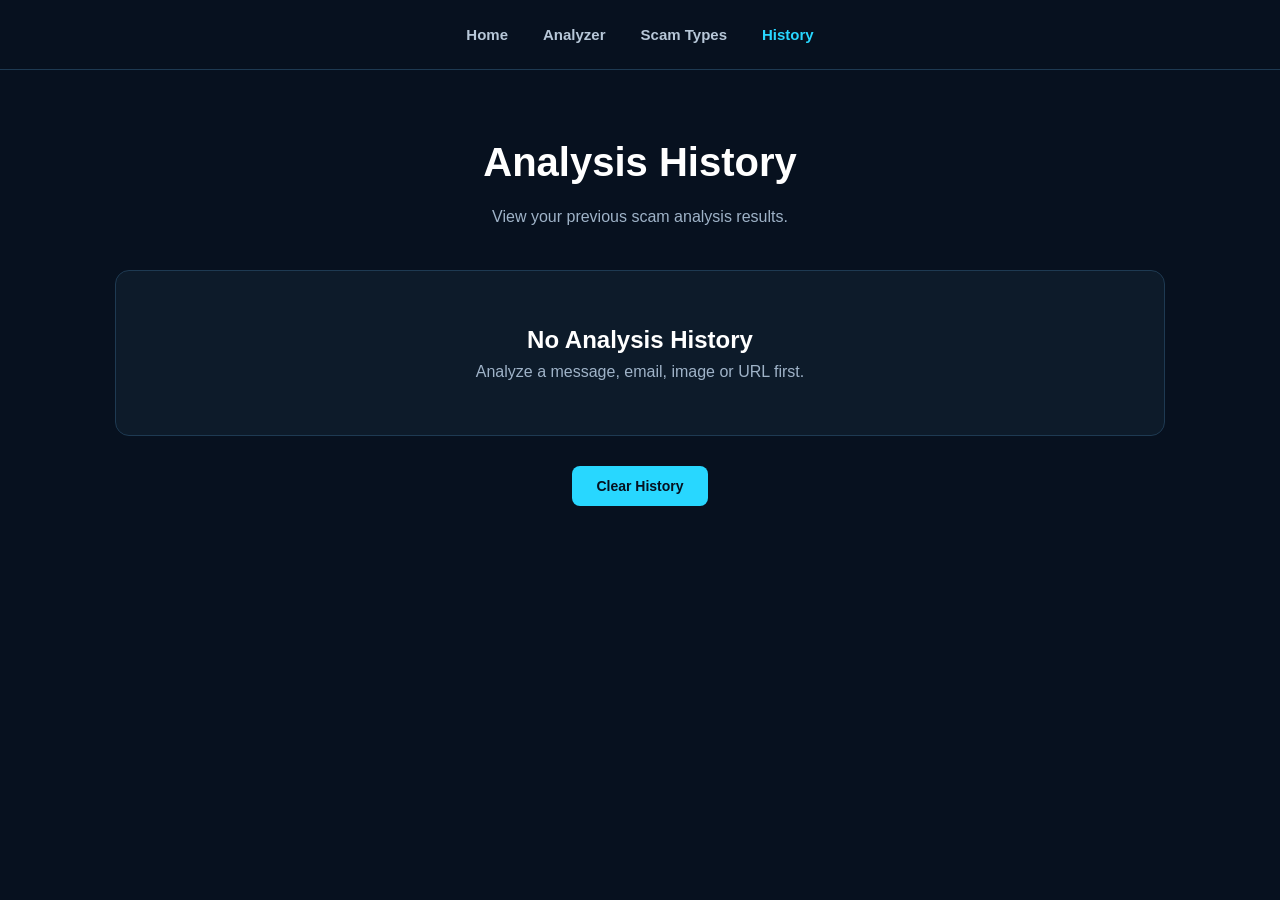
<file: analyzer/history.html>
<!DOCTYPE html>
<html lang="en">
<head>
    <meta charset="UTF-8">
    <meta name="viewport" content="width=device-width, initial-scale=1.0">
    <title>ScamShield - Analysis History</title>
    <link rel="stylesheet" href="../style.css">
    <link rel="stylesheet" href="analyzer.css">
    <link rel="stylesheet" href="history.css">
</head>

<body>

    <nav>
        <a href="../index.html">Home</a>
        <a href="analyzer.html">Analyzer</a>
        <a href="../scams/scams.html">Scam Types</a>
        <a href="history.html" class="active">History</a>
    </nav>

    <section class="history-page">

        <h1>Analysis History</h1>

        <p>
            View your previous scam analysis results.
        </p>

        <div id="historyContainer"></div>

        <button onclick="clearHistory()" class="clear-history-btn">
            Clear History
        </button>

    </section>

    <script>

        const container = document.getElementById("historyContainer");

        let history =
            JSON.parse(localStorage.getItem("analysisHistory")) || [];

        if (history.length === 0) {

            container.innerHTML = `
                <div class="empty-history">
                    <h2>No Analysis History</h2>
                    <p>Analyze a message, email, image or URL first.</p>
                </div>
            `;

        } else {

            history.reverse().forEach(item => {

                container.innerHTML += `
                    <div class="history-card">

                        <h3>${item.type || "Message"} Analysis</h3>

                        <span class="history-risk">
                            ${item.level || "Unknown"}
                        </span>

                        <p>
                            Risk Score:
                            <strong>${item.score || 0}%</strong>
                        </p>

                        <p>
                            Analyzed:
                            ${item.analyzedAt || "Unknown"}
                        </p>

                    </div>
                `;

            });

        }

        function clearHistory() {

            localStorage.removeItem("analysisHistory");

            location.reload();

        }

    </script>

</body>
</html>
</file>
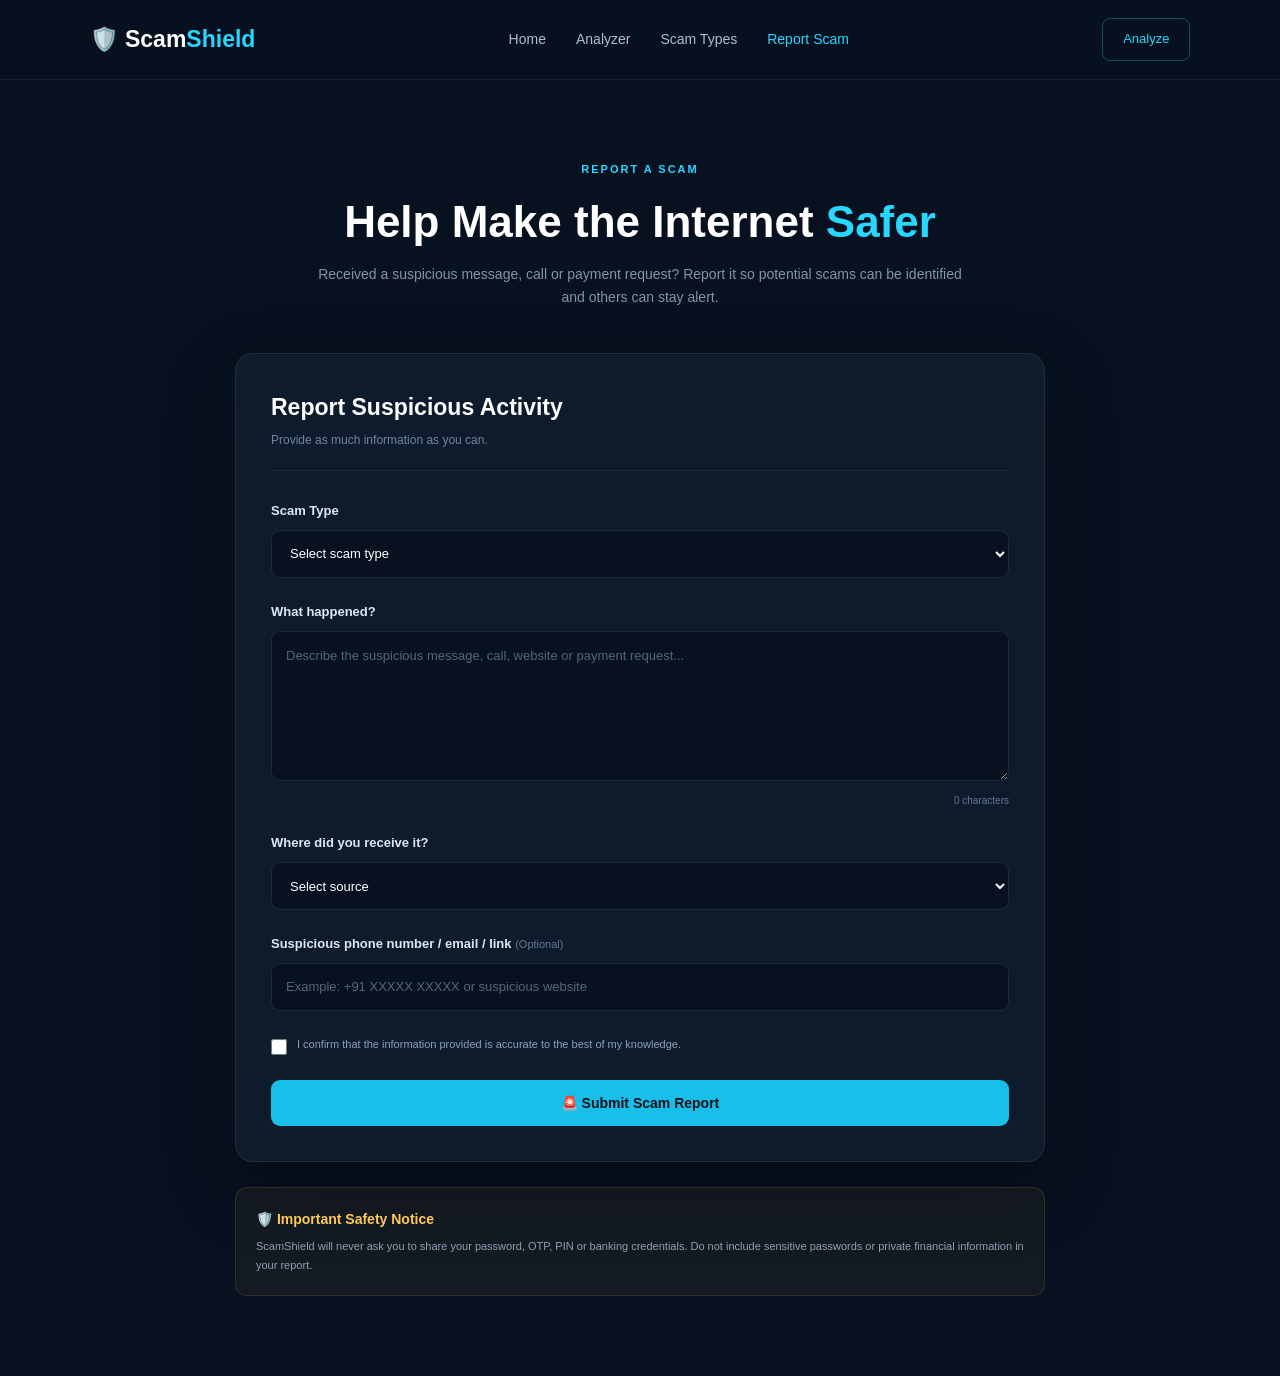
<file: report/report.html>
<!DOCTYPE html>
<html lang="en">

<head>
    <meta charset="UTF-8">
    <meta name="viewport" content="width=device-width, initial-scale=1.0">

    <title>ScamShield - Report a Scam</title>

    <link rel="stylesheet" href="report.css">
</head>

<body>

    <!-- NAVBAR -->
    <header class="navbar">

        <a href="../index.html" class="logo">
            🛡️ Scam<span>Shield</span>
        </a>

        <nav>
            <a href="../index.html">Home</a>
            <a href="../analyzer/analyzer.html">Analyzer</a>
            <a href="../scams/scams.html">Scam Types</a>
            <a href="report.html" class="active">Report Scam</a>
        </nav>

        <a href="../analyzer/analyzer.html" class="analyze-btn">
            Analyze
        </a>

    </header>


    <!-- MAIN -->
    <main class="report-container">

        <!-- HEADING -->
        <section class="hero">

            <span class="small-title">
                REPORT A SCAM
            </span>

            <h1>
                Help Make the Internet
                <strong>Safer</strong>
            </h1>

            <p>
                Received a suspicious message, call or payment request?
                Report it so potential scams can be identified and
                others can stay alert.
            </p>

        </section>


        <!-- REPORT FORM -->
        <section class="report-card">

            <div class="card-heading">

                <h2>
                    Report Suspicious Activity
                </h2>

                <p>
                    Provide as much information as you can.
                </p>

            </div>


            <form id="reportForm">

                <!-- SCAM TYPE -->
                <div class="form-group">

                    <label for="scamType">
                        Scam Type
                    </label>

                    <select id="scamType" required>

                        <option value="">
                            Select scam type
                        </option>

                        <option value="Phishing">
                            Phishing
                        </option>

                        <option value="Payment Scam">
                            Payment Scam
                        </option>

                        <option value="Fake Job">
                            Fake Job Scam
                        </option>

                        <option value="OTP Scam">
                            OTP Scam
                        </option>

                        <option value="Prize Scam">
                            Lottery / Prize Scam
                        </option>

                        <option value="KYC Scam">
                            KYC Scam
                        </option>

                        <option value="Other">
                            Other
                        </option>

                    </select>

                </div>


                <!-- DESCRIPTION -->
                <div class="form-group">

                    <label for="description">
                        What happened?
                    </label>

                    <textarea
                        id="description"
                        placeholder="Describe the suspicious message, call, website or payment request..."
                        required
                    ></textarea>

                    <small id="descriptionCount">
                        0 characters
                    </small>

                </div>


                <!-- SOURCE -->
                <div class="form-group">

                    <label for="source">
                        Where did you receive it?
                    </label>

                    <select id="source" required>

                        <option value="">
                            Select source
                        </option>

                        <option value="SMS">
                            SMS
                        </option>

                        <option value="WhatsApp">
                            WhatsApp
                        </option>

                        <option value="Email">
                            Email
                        </option>

                        <option value="Phone Call">
                            Phone Call
                        </option>

                        <option value="Website">
                            Website
                        </option>

                        <option value="Social Media">
                            Social Media
                        </option>

                        <option value="Other">
                            Other
                        </option>

                    </select>

                </div>


                <!-- CONTACT -->
                <div class="form-group">

                    <label for="contact">
                        Suspicious phone number / email / link
                        <span>(Optional)</span>
                    </label>

                    <input
                        type="text"
                        id="contact"
                        placeholder="Example: +91 XXXXX XXXXX or suspicious website"
                    >

                </div>


                <!-- CHECKBOX -->
                <div class="checkbox-group">

                    <input
                        type="checkbox"
                        id="confirm"
                        required
                    >

                    <label for="confirm">
                        I confirm that the information provided is
                        accurate to the best of my knowledge.
                    </label>

                </div>


                <!-- SUBMIT -->
                <button
                    type="submit"
                    class="submit-btn"
                >
                    🚨 Submit Scam Report
                </button>

            </form>


            <!-- SUCCESS MESSAGE -->
            <div
                id="successMessage"
                class="success-message hidden"
            >

                <div class="success-icon">
                    ✓
                </div>

                <h2>
                    Report Submitted
                </h2>

                <p>
                    Thank you for helping make ScamShield safer.
                    Your report has been recorded locally for this
                    prototype.
                </p>

                <button
                    id="newReportBtn"
                    class="new-report-btn"
                >
                    Submit Another Report
                </button>

            </div>

        </section>


        <!-- SAFETY NOTICE -->
        <section class="notice">

            <h3>
                🛡️ Important Safety Notice
            </h3>

            <p>
                ScamShield will never ask you to share your password,
                OTP, PIN or banking credentials. Do not include
                sensitive passwords or private financial information
                in your report.
            </p>

        </section>

    </main>


    <script src="report.js"></script>

</body>

</html>
</file>
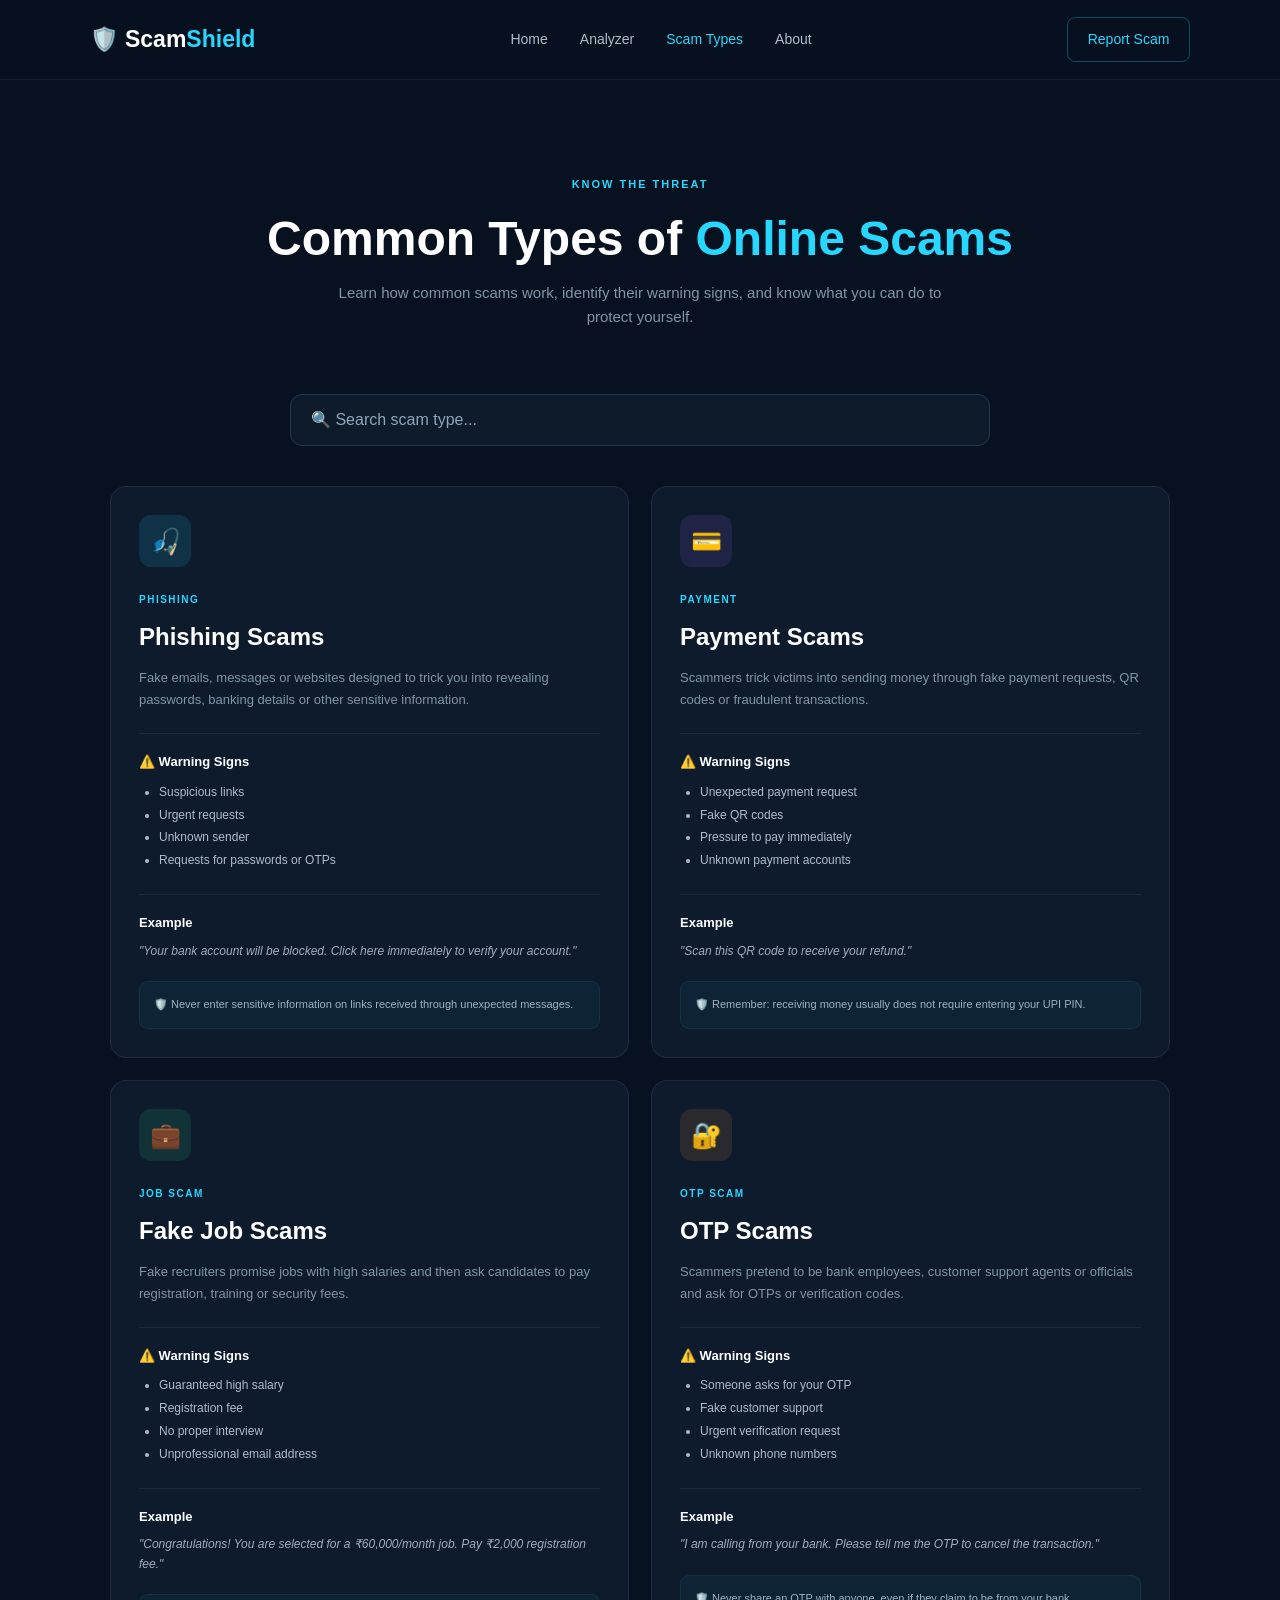
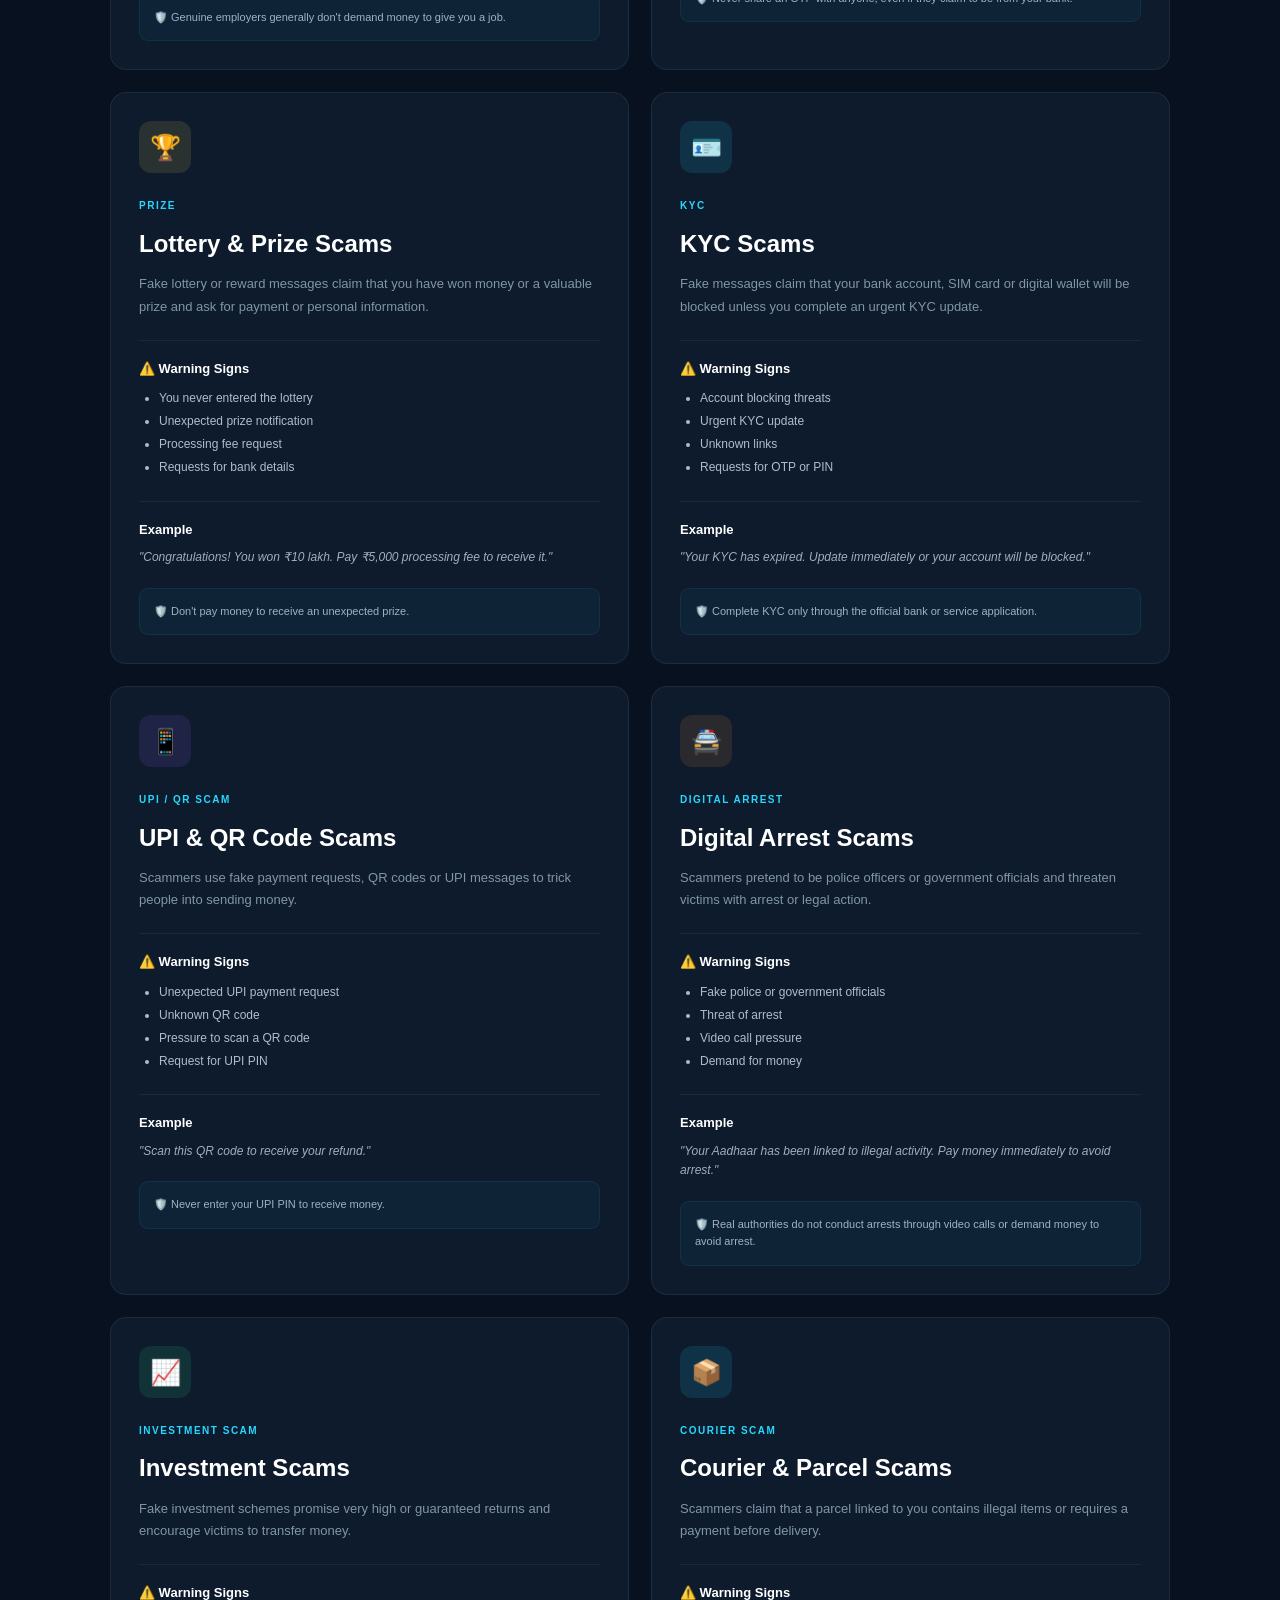
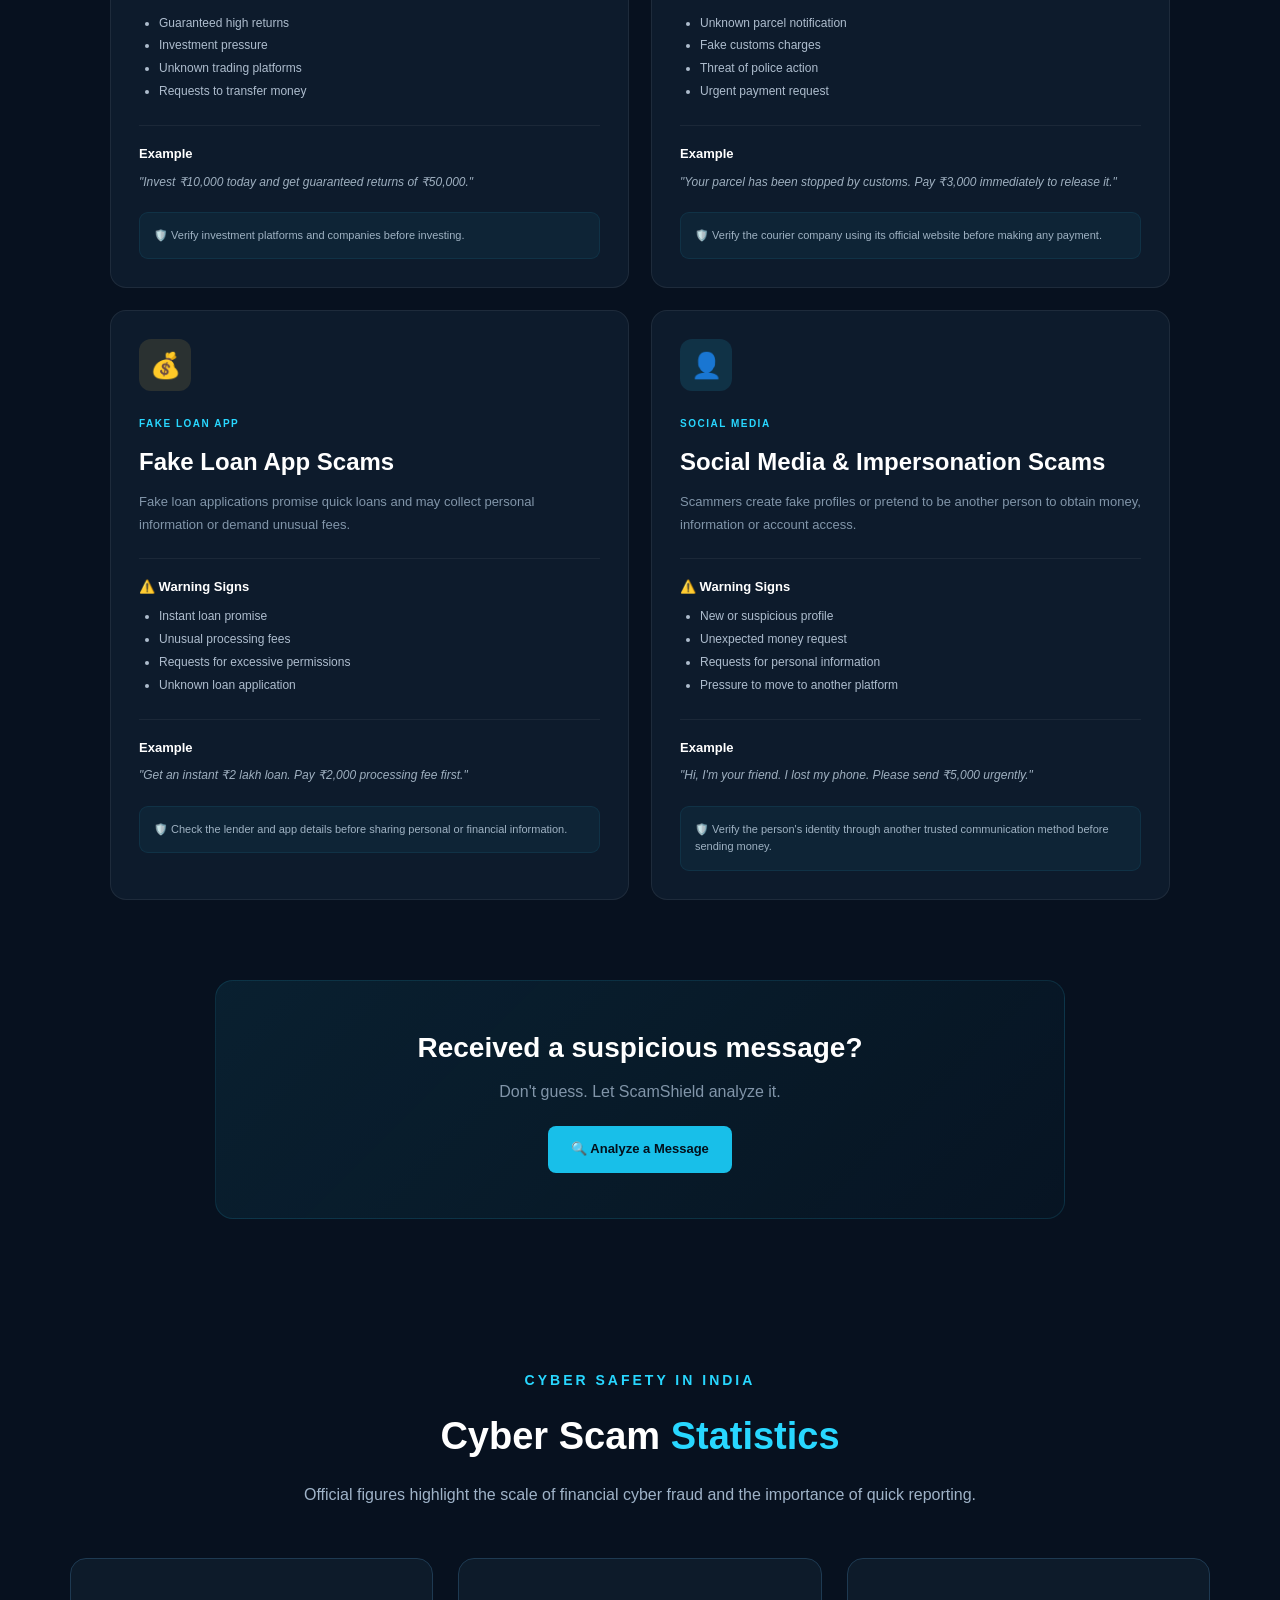
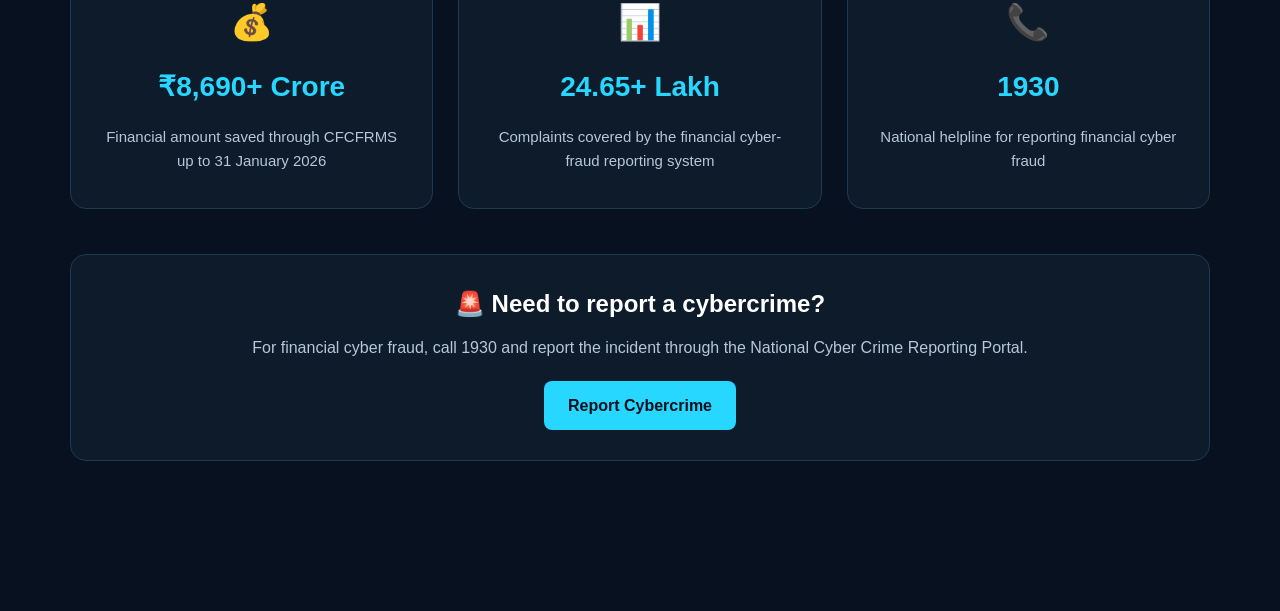
<file: scams/scams.html>
<!DOCTYPE html>
<html lang="en">

<head>
    <meta charset="UTF-8">
    <meta name="viewport" content="width=device-width, initial-scale=1.0">

    <title>ScamShield - Scam Types</title>

    <link rel="stylesheet" href="scams.css">
</head>

<body>

    <!-- NAVBAR -->
    <header class="navbar">

        <a href="../index.html" class="logo">
            🛡️ Scam<span>Shield</span>
        </a>

        <nav>
            <a href="../index.html">Home</a>
            <a href="../analyzer/analyzer.html">Analyzer</a>
            <a href="scams.html" class="active">Scam Types</a>
           <a href="../index.html#about">About</a>
        </nav>

        <a href="../report/report.html" class="login-btn">
    Report Scam
</a>

    </header>


    <!-- HERO -->
    <main>

        <section class="hero">

            <span class="small-title">
                KNOW THE THREAT
            </span>

            <h1>
                Common Types of
                <strong>Online Scams</strong>
            </h1>

            <p>
                Learn how common scams work, identify their warning signs,
                and know what you can do to protect yourself.
            </p>

        </section>
        <!-- SEARCH SCAMS -->

        <div class="scam-search">

            <input
                type="text"
                id="scamSearch"
                placeholder="🔍 Search scam type..."
            >

        </div>


        <!-- SCAM CARDS -->
        <section class="scam-container">

            <!-- PHISHING -->
            <article class="scam-card">

                <div class="icon blue">
                    🎣
                </div>

                <span class="tag">
                    PHISHING
                </span>

                <h2>
                    Phishing Scams
                </h2>

                <p>
                    Fake emails, messages or websites designed to
                    trick you into revealing passwords, banking
                    details or other sensitive information.
                </p>
                
<div class="section">

    <h3>⚠️ Warning Signs</h3>

    <ul>
        <li>Suspicious links</li>
        <li>Urgent requests</li>
        <li>Unknown sender</li>
        <li>Requests for passwords or OTPs</li>
    </ul>

</div>

<div class="section example">

    <h3>Example</h3>

    <p>
        "Your bank account will be blocked.
        Click here immediately to verify your account."
    </p>

</div>

<div class="safety">
    🛡️ Never enter sensitive information on
    links received through unexpected messages.
</div>


            </article>


            <!-- PAYMENT -->
            <article class="scam-card">

                <div class="icon purple">
                    💳
                </div>

                <span class="tag">
                    PAYMENT
                </span>

                <h2>
                    Payment Scams
                </h2>

                <p>
                    Scammers trick victims into sending money through
                    fake payment requests, QR codes or fraudulent
                    transactions.
                </p>

                <div class="section">

                    <h3>⚠️ Warning Signs</h3>

                    <ul>
                        <li>Unexpected payment request</li>
                        <li>Fake QR codes</li>
                        <li>Pressure to pay immediately</li>
                        <li>Unknown payment accounts</li>
                    </ul>

                </div>

                <div class="section example">

                    <h3>Example</h3>

                    <p>
                        "Scan this QR code to receive your refund."
                    </p>

                </div>

                <div class="safety">
                    🛡️ Remember: receiving money usually does
                    not require entering your UPI PIN.
                </div>

            </article>


            <!-- JOB -->
            <article class="scam-card">

                <div class="icon green">
                    💼
                </div>

                <span class="tag">
                    JOB SCAM
                </span>

                <h2>
                    Fake Job Scams
                </h2>

                <p>
                    Fake recruiters promise jobs with high salaries
                    and then ask candidates to pay registration,
                    training or security fees.
                </p>

                <div class="section">

                    <h3>⚠️ Warning Signs</h3>

                    <ul>
                        <li>Guaranteed high salary</li>
                        <li>Registration fee</li>
                        <li>No proper interview</li>
                        <li>Unprofessional email address</li>
                    </ul>

                </div>

                <div class="section example">

                    <h3>Example</h3>

                    <p>
                        "Congratulations! You are selected for a
                        ₹60,000/month job. Pay ₹2,000 registration fee."
                    </p>

                </div>

                <div class="safety">
                    🛡️ Genuine employers generally don't demand
                    money to give you a job.
                </div>

            </article>


            <!-- OTP -->
            <article class="scam-card">

                <div class="icon orange">
                    🔐
                </div>

                <span class="tag">
                    OTP SCAM
                </span>

                <h2>
                    OTP Scams
                </h2>

                <p>
                    Scammers pretend to be bank employees, customer
                    support agents or officials and ask for OTPs
                    or verification codes.
                </p>

                <div class="section">

                    <h3>⚠️ Warning Signs</h3>

                    <ul>
                        <li>Someone asks for your OTP</li>
                        <li>Fake customer support</li>
                        <li>Urgent verification request</li>
                        <li>Unknown phone numbers</li>
                    </ul>

                </div>

                <div class="section example">

                    <h3>Example</h3>

                    <p>
                        "I am calling from your bank.
                        Please tell me the OTP to cancel the transaction."
                    </p>

                </div>

                <div class="safety">
                    🛡️ Never share an OTP with anyone,
                    even if they claim to be from your bank.
                </div>

            </article>


            <!-- PRIZE -->
            <article class="scam-card">

                <div class="icon yellow">
                    🏆
                </div>

                <span class="tag">
                    PRIZE
                </span>

                <h2>
                    Lottery & Prize Scams
                </h2>

                <p>
                    Fake lottery or reward messages claim that you
                    have won money or a valuable prize and ask for
                    payment or personal information.
                </p>

                <div class="section">

                    <h3>⚠️ Warning Signs</h3>

                    <ul>
                        <li>You never entered the lottery</li>
                        <li>Unexpected prize notification</li>
                        <li>Processing fee request</li>
                        <li>Requests for bank details</li>
                    </ul>

                </div>

                <div class="section example">

                    <h3>Example</h3>

                    <p>
                        "Congratulations! You won ₹10 lakh.
                        Pay ₹5,000 processing fee to receive it."
                    </p>

                </div>

                <div class="safety">
                    🛡️ Don't pay money to receive an unexpected prize.
                </div>

            </article>


            <!-- KYC -->
            <article class="scam-card">

                <div class="icon cyan">
                    🪪
                </div>

                <span class="tag">
                    KYC
                </span>

                <h2>
                    KYC Scams
                </h2>

                <p>
                    Fake messages claim that your bank account,
                    SIM card or digital wallet will be blocked unless
                    you complete an urgent KYC update.
                </p>

                <div class="section">

                    <h3>⚠️ Warning Signs</h3>

                    <ul>
                        <li>Account blocking threats</li>
                        <li>Urgent KYC update</li>
                        <li>Unknown links</li>
                        <li>Requests for OTP or PIN</li>
                    </ul>

                </div>

                <div class="section example">

                    <h3>Example</h3>

                    <p>
                        "Your KYC has expired.
                        Update immediately or your account will be blocked."
                    </p>

                </div>

                <div class="safety">
                    🛡️ Complete KYC only through the official
                    bank or service application.
                </div>

            </article>
            <!-- INDIA COMMON SCAMS -->

        <!-- UPI / QR CODE SCAM -->
        <article class="scam-card">

            <div class="icon purple">
                📱
            </div>

            <span class="tag">
                UPI / QR SCAM
            </span>

            <h2>
                UPI & QR Code Scams
            </h2>

            <p>
                Scammers use fake payment requests, QR codes or UPI
                messages to trick people into sending money.
            </p>

            <div class="section">

                <h3>⚠️ Warning Signs</h3>

                <ul>
                    <li>Unexpected UPI payment request</li>
                    <li>Unknown QR code</li>
                    <li>Pressure to scan a QR code</li>
                    <li>Request for UPI PIN</li>
                </ul>

            </div>

            <div class="section example">

                <h3>Example</h3>

                <p>
                    "Scan this QR code to receive your refund."
                </p>

            </div>

            <div class="safety">
                🛡️ Never enter your UPI PIN to receive money.
            </div>

        </article>


        <!-- DIGITAL ARREST SCAM -->
        <article class="scam-card">

            <div class="icon orange">
                🚔
            </div>

            <span class="tag">
                DIGITAL ARREST
            </span>

            <h2>
                Digital Arrest Scams
            </h2>

            <p>
                Scammers pretend to be police officers or government
                officials and threaten victims with arrest or legal action.
            </p>

            <div class="section">

                <h3>⚠️ Warning Signs</h3>

                <ul>
                    <li>Fake police or government officials</li>
                    <li>Threat of arrest</li>
                    <li>Video call pressure</li>
                    <li>Demand for money</li>
                </ul>

            </div>

            <div class="section example">

                <h3>Example</h3>

                <p>
                    "Your Aadhaar has been linked to illegal activity.
                    Pay money immediately to avoid arrest."
                </p>

            </div>

            <div class="safety">
                🛡️ Real authorities do not conduct arrests through video calls
                or demand money to avoid arrest.
            </div>

        </article>


        <!-- INVESTMENT SCAM -->
        <article class="scam-card">

            <div class="icon green">
                📈
            </div>

            <span class="tag">
                INVESTMENT SCAM
            </span>

            <h2>
                Investment Scams
            </h2>

            <p>
                Fake investment schemes promise very high or guaranteed
                returns and encourage victims to transfer money.
            </p>

            <div class="section">

                <h3>⚠️ Warning Signs</h3>

                <ul>
                    <li>Guaranteed high returns</li>
                    <li>Investment pressure</li>
                    <li>Unknown trading platforms</li>
                    <li>Requests to transfer money</li>
                </ul>

            </div>

            <div class="section example">

                <h3>Example</h3>

                <p>
                    "Invest ₹10,000 today and get guaranteed returns of ₹50,000."
                </p>

            </div>

            <div class="safety">
                🛡️ Verify investment platforms and companies before investing.
            </div>

        </article>


        <!-- COURIER SCAM -->
        <article class="scam-card">

            <div class="icon blue">
                📦
            </div>

            <span class="tag">
                COURIER SCAM
            </span>

            <h2>
                Courier & Parcel Scams
            </h2>

            <p>
                Scammers claim that a parcel linked to you contains illegal
                items or requires a payment before delivery.
            </p>

            <div class="section">

                <h3>⚠️ Warning Signs</h3>

                <ul>
                    <li>Unknown parcel notification</li>
                    <li>Fake customs charges</li>
                    <li>Threat of police action</li>
                    <li>Urgent payment request</li>
                </ul>

            </div>

            <div class="section example">

                <h3>Example</h3>

                <p>
                    "Your parcel has been stopped by customs.
                    Pay ₹3,000 immediately to release it."
                </p>

            </div>

            <div class="safety">
                🛡️ Verify the courier company using its official website
                before making any payment.
            </div>

        </article>


        <!-- FAKE LOAN APP SCAM -->
        <article class="scam-card">

            <div class="icon yellow">
                💰
            </div>

            <span class="tag">
                FAKE LOAN APP
            </span>

            <h2>
                Fake Loan App Scams
            </h2>

            <p>
                Fake loan applications promise quick loans and may collect
                personal information or demand unusual fees.
            </p>

            <div class="section">

                <h3>⚠️ Warning Signs</h3>

                <ul>
                    <li>Instant loan promise</li>
                    <li>Unusual processing fees</li>
                    <li>Requests for excessive permissions</li>
                    <li>Unknown loan application</li>
                </ul>

            </div>

            <div class="section example">

                <h3>Example</h3>

                <p>
                    "Get an instant ₹2 lakh loan.
                    Pay ₹2,000 processing fee first."
                </p>

            </div>

            <div class="safety">
                🛡️ Check the lender and app details before sharing
                personal or financial information.
            </div>

        </article>


        <!-- SOCIAL MEDIA SCAM -->
        <article class="scam-card">

            <div class="icon cyan">
                👤
            </div>

            <span class="tag">
                SOCIAL MEDIA
            </span>

            <h2>
                Social Media & Impersonation Scams
            </h2>

            <p>
                Scammers create fake profiles or pretend to be another person
                to obtain money, information or account access.
            </p>

            <div class="section">

                <h3>⚠️ Warning Signs</h3>

                <ul>
                    <li>New or suspicious profile</li>
                    <li>Unexpected money request</li>
                    <li>Requests for personal information</li>
                    <li>Pressure to move to another platform</li>
                </ul>

            </div>

            <div class="section example">

                <h3>Example</h3>

                <p>
                    "Hi, I'm your friend. I lost my phone.
                    Please send ₹5,000 urgently."
                </p>

            </div>

            <div class="safety">
                🛡️ Verify the person's identity through another trusted
                communication method before sending money.
            </div>

        </article>

        </section>
        

        <!-- BOTTOM CTA -->
        <section class="cta">

            <h2>
                Received a suspicious message?
            </h2>

            <p>
                Don't guess. Let ScamShield analyze it.
            </p>

            <a href="../analyzer/analyzer.html">
                🔍 Analyze a Message
            </a>

        </section>

        <!-- INDIA CYBER SCAM STATISTICS -->

<section class="india-stats">

    <div class="stats-heading">

        <span class="small-title">
            CYBER SAFETY IN INDIA
        </span>

        <h2>
            Cyber Scam <strong>Statistics</strong>
        </h2>

        <p>
            Official figures highlight the scale of financial cyber fraud
            and the importance of quick reporting.
        </p>

    </div>


    <div class="stats-container">

        <div class="stat-card">

            <div class="stat-icon">
                💰
            </div>

            <h3>
                ₹8,690+ Crore
            </h3>

            <p>
                Financial amount saved through CFCFRMS
                up to 31 January 2026
            </p>

        </div>


        <div class="stat-card">

            <div class="stat-icon">
                📊
            </div>

            <h3>
                24.65+ Lakh
            </h3>

            <p>
                Complaints covered by the financial
                cyber-fraud reporting system
            </p>

        </div>


        <div class="stat-card">

            <div class="stat-icon">
                📞
            </div>

            <h3>
                1930
            </h3>

            <p>
                National helpline for reporting
                financial cyber fraud
            </p>

        </div>

    </div>


    <div class="report-info">

        <h3>
            🚨 Need to report a cybercrime?
        </h3>

        <p>
            For financial cyber fraud, call 1930 and report the incident
            through the National Cyber Crime Reporting Portal.
        </p>

        <a href="https://cybercrime.gov.in/" target="_blank">
            Report Cybercrime
        </a>

    </div>

</section>

    </main>


    <script src="scams.js"></script>

</body>

</html>
</file>
<file: style.css>
/* =========================================================
   SCAMSHIELD - COMPLETE STYLE.CSS
   Public Home + Logged-in Dashboard
   ========================================================= */


/* =========================================================
   GENERAL
   ========================================================= */

* {
    margin: 0;
    padding: 0;
    box-sizing: border-box;
}

html {
    scroll-behavior: smooth;
}

body {
    font-family: Arial, Helvetica, sans-serif;
    background: #07111f;
    color: #ffffff;
    line-height: 1.6;
}

a {
    text-decoration: none;
    color: inherit;
}

button {
    font-family: inherit;
}


/* =========================================================
   PUBLIC NAVBAR
   ========================================================= */

.navbar {
    width: 100%;
    height: 80px;

    display: flex;
    align-items: center;
    justify-content: space-between;

    padding: 0 7%;

    background: rgba(7, 17, 31, 0.92);

    border-bottom: 1px solid rgba(255,255,255,0.07);

    position: sticky;
    top: 0;
    z-index: 1000;

    backdrop-filter: blur(12px);
}

.logo {
    display: flex;
    align-items: center;
    gap: 10px;

    font-size: 23px;
    font-weight: 800;
}

.logo i {
    color: #28d7ff;
    font-size: 28px;
}

.logo span span {
    color: #28d7ff;
}

.navbar nav {
    display: flex;
    gap: 35px;
}

.navbar nav a {
    color: #aebdce;
    font-size: 14px;
    transition: 0.3s;
}

.navbar nav a:hover,
.navbar nav a.active {
    color: #ffffff;
}

.nav-buttons {
    display: flex;
    align-items: center;
    gap: 12px;
}

.login-btn {
    color: #d6e2ee;
    padding: 10px 18px;
}

.signup-btn {
    background: #16bde7;
    color: #03101c;

    padding: 11px 20px;

    border-radius: 8px;

    font-size: 14px;
    font-weight: 700;

    transition: 0.3s;
}

.signup-btn:hover {
    background: #54ddff;
    transform: translateY(-2px);
}


/* =========================================================
   PUBLIC HERO
   ========================================================= */

.hero {
    min-height: 680px;

    display: flex;
    align-items: center;
    justify-content: space-between;

    gap: 50px;

    padding: 80px 8%;

    position: relative;

    overflow: hidden;

    background:
        radial-gradient(
            circle at 80% 30%,
            rgba(0, 191, 255, 0.15),
            transparent 35%
        ),
        radial-gradient(
            circle at 20% 80%,
            rgba(0, 100, 255, 0.10),
            transparent 30%
        );
}

.hero-content {
    max-width: 620px;
    position: relative;
    z-index: 2;
}

.small-badge {
    display: inline-flex;
    align-items: center;
    gap: 8px;

    padding: 8px 15px;

    border: 1px solid rgba(40,215,255,0.25);

    border-radius: 30px;

    color: #65dcff;

    background: rgba(40,215,255,0.06);

    font-size: 13px;

    margin-bottom: 25px;

    box-shadow:
        0 0 20px rgba(40,215,255,0.05);
}

.small-badge i {
    font-size: 12px;
}

.hero h1 {
    font-size: clamp(45px, 5vw, 72px);

    line-height: 1.05;

    letter-spacing: -2px;

    margin-bottom: 25px;
}

.hero h1 span {
    color: #28d7ff;
}

.hero-content > p {
    color: #9cafc3;

    font-size: 17px;

    max-width: 550px;

    margin-bottom: 35px;
}

.hero-buttons {
    display: flex;
    align-items: center;
    gap: 15px;

    margin-bottom: 30px;
}

.primary-btn {
    display: inline-flex;
    align-items: center;
    gap: 10px;

    background: #18bfe9;

    color: #03101c;

    padding: 14px 23px;

    border-radius: 8px;

    font-weight: 700;

    transition: 0.3s;
}

.primary-btn:hover {
    background: #63e3ff;

    transform: translateY(-3px);

    box-shadow:
        0 10px 30px rgba(24,191,233,0.25);
}

.secondary-btn {
    display: inline-flex;
    align-items: center;
    gap: 10px;

    padding: 13px 22px;

    border: 1px solid rgba(255,255,255,0.13);

    border-radius: 8px;

    color: #d5e0ea;

    transition: 0.3s;
}

.secondary-btn:hover {
    border-color: #28d7ff;
    color: #28d7ff;
}

.trust-text {
    display: flex;
    align-items: center;
    gap: 8px;

    color: #71869b;

    font-size: 13px;
}

.trust-text i {
    color: #29d59b;
    margin-left: 10px;
}


/* =========================================================
   HERO SCANNER CARD
   ========================================================= */

.hero-card-container {
    width: 480px;

    position: relative;

    z-index: 2;
}

.glow {
    position: absolute;

    width: 300px;
    height: 300px;

    background: #00cfff;

    filter: blur(130px);

    opacity: 0.14;

    top: 50px;
    left: 80px;
}

.scanner-card {
    position: relative;

    padding: 25px;

    background: rgba(14, 29, 48, 0.95);

    border: 1px solid rgba(88, 185, 255, 0.15);

    border-radius: 18px;

    box-shadow:
        0 30px 80px rgba(0,0,0,0.45),
        0 0 50px rgba(40,215,255,0.06),
        inset 0 1px rgba(255,255,255,0.05);

    backdrop-filter: blur(15px);

    animation: scannerFloat 4s ease-in-out infinite;
}

@keyframes scannerFloat {

    0% {
        transform: translateY(0);
    }

    50% {
        transform: translateY(-8px);
    }

    100% {
        transform: translateY(0);
    }
}

.scanner-header {
    display: flex;

    justify-content: space-between;

    align-items: center;

    margin-bottom: 25px;
}

.scanner-title {
    display: flex;
    align-items: center;
    gap: 12px;
}

.shield-icon {
    width: 43px;
    height: 43px;

    display: flex;
    align-items: center;
    justify-content: center;

    border-radius: 10px;

    background: rgba(40,215,255,0.1);

    color: #28d7ff;
}

.scanner-title h3 {
    font-size: 15px;
}

.scanner-title p {
    color: #70869b;
    font-size: 11px;
}

.status-dot {
    width: 9px;
    height: 9px;

    border-radius: 50%;

    background: #2ee5a1;

    box-shadow: 0 0 15px #2ee5a1;
}


/* =========================================================
   MESSAGE BOX
   ========================================================= */

.message-box {
    padding: 18px;

    background: #091725;

    border: 1px solid rgba(255,255,255,0.06);

    border-radius: 12px;

    margin-bottom: 18px;
}

.message-label {
    color: #8297aa;

    font-size: 11px;

    margin-bottom: 10px;
}

.message-label i {
    margin-right: 5px;
}

.message-box p {
    color: #d4e0eb;

    font-size: 13px;

    line-height: 1.6;
}


/* =========================================================
   ANALYZING
   ========================================================= */

.analyzing {
    display: flex;

    align-items: center;

    gap: 13px;

    padding: 15px;

    border-radius: 10px;

    background: rgba(40,215,255,0.04);

    border: 1px solid rgba(40,215,255,0.08);

    margin-bottom: 18px;
}

.loading-circle {
    width: 35px;
    height: 35px;

    display: flex;
    align-items: center;
    justify-content: center;

    border-radius: 50%;

    color: #28d7ff;

    background: rgba(40,215,255,0.1);
}

.analyzing span {
    display: block;

    color: #d6e5f0;

    font-size: 12px;
}

.analyzing small {
    color: #637b91;

    font-size: 10px;
}


/* =========================================================
   RISK RESULT
   ========================================================= */

.risk-result {
    display: flex;

    align-items: center;

    gap: 13px;

    padding: 16px;

    border-radius: 11px;

    background: rgba(255,65,65,0.07);

    border: 1px solid rgba(255,65,65,0.13);

    box-shadow:
        0 0 25px rgba(255,65,65,0.05);
}

.risk-icon {
    width: 38px;
    height: 38px;

    display: flex;
    align-items: center;
    justify-content: center;

    border-radius: 9px;

    color: #ff6565;

    background: rgba(255,65,65,0.1);
}

.risk-info {
    flex: 1;
}

.risk-info span {
    display: block;

    color: #73899d;

    font-size: 10px;
}

.risk-info strong {
    color: #ff6565;

    font-size: 13px;
}

.risk-score {
    color: #ff6565;

    font-size: 20px;

    font-weight: 800;
}


/* =========================================================
   PUBLIC STATS
   ========================================================= */

.stats {
    display: grid;

    grid-template-columns: repeat(3, 1fr);

    gap: 1px;

    background: rgba(255,255,255,0.06);

    border-top: 1px solid rgba(255,255,255,0.05);

    border-bottom: 1px solid rgba(255,255,255,0.05);
}

.stat {
    display: flex;

    align-items: center;

    gap: 15px;

    padding: 28px 8%;

    background: #091524;
}

.stat > i {
    font-size: 23px;

    color: #28d7ff;
}

.stat h3 {
    font-size: 14px;
}

.stat p {
    color: #6e8397;

    font-size: 11px;
}


/* =========================================================
   PUBLIC SECTIONS
   ========================================================= */

.features-section,
.scams-section {
    padding: 100px 8%;
}

.section-heading {
    max-width: 650px;

    margin: 0 auto 55px;

    text-align: center;
}

.section-heading > span {
    color: #28d7ff;

    font-size: 11px;

    font-weight: 700;

    letter-spacing: 2px;
}

.section-heading h2 {
    font-size: 38px;

    line-height: 1.2;

    margin: 12px 0 15px;
}

.section-heading h2 span {
    color: #28d7ff;
}

.section-heading p {
    color: #8195a9;

    font-size: 14px;
}


/* =========================================================
   FEATURES
   ========================================================= */

.features-section {
    background: #081321;
}

.features-grid {
    display: grid;

    grid-template-columns: repeat(4, 1fr);

    gap: 18px;
}

.feature-card {
    padding: 28px;

    border-radius: 14px;

    background: #0d1b2c;

    border: 1px solid rgba(255,255,255,0.05);

    transition: 0.3s;
}

.feature-card:hover {
    transform: translateY(-6px);

    border-color: rgba(40,215,255,0.25);
}

.feature-icon {
    width: 45px;
    height: 45px;

    display: flex;
    align-items: center;
    justify-content: center;

    border-radius: 11px;

    margin-bottom: 20px;
}

.feature-icon.blue {
    color: #38d7ff;
    background: rgba(56,215,255,0.1);
}

.feature-icon.red {
    color: #ff6565;
    background: rgba(255,101,101,0.1);
}

.feature-icon.green {
    color: #35dba4;
    background: rgba(53,219,164,0.1);
}

.feature-icon.purple {
    color: #b58cff;
    background: rgba(181,140,255,0.1);
}

.feature-card h3 {
    font-size: 16px;

    margin-bottom: 9px;
}

.feature-card p {
    color: #71869a;

    font-size: 12px;
}


/* =========================================================
   SCAMS
   ========================================================= */

.scams-section {
    background: #07111f;
}

.scam-grid {
    display: grid;

    grid-template-columns: repeat(4, 1fr);

    gap: 18px;
}

.scam-card {
    padding: 30px;

    border: 1px solid rgba(255,255,255,0.06);

    border-radius: 14px;

    background: #0a1726;

    transition: 0.3s;
}

.scam-card:hover {
    transform: translateY(-5px);

    border-color: rgba(40,215,255,0.25);
}

.scam-card-icon {
    width: 48px;
    height: 48px;

    display: flex;
    align-items: center;
    justify-content: center;

    border-radius: 12px;

    color: #28d7ff;

    background: rgba(40,215,255,0.08);

    margin-bottom: 20px;
}

.scam-card h3 {
    font-size: 16px;

    margin-bottom: 8px;
}

.scam-card p {
    color: #71869a;

    font-size: 12px;
}


/* =========================================================
   ABOUT
   ========================================================= */

.about-section {
    padding: 90px 8%;

    background:
        linear-gradient(
            135deg,
            #0b1c2d,
            #07111f
        );
}

.about-content {
    max-width: 1000px;

    margin: auto;

    display: grid;

    grid-template-columns: 130px 1fr;

    gap: 35px;

    align-items: start;
}

.about-icon {
    width: 100px;
    height: 100px;

    display: flex;
    align-items: center;
    justify-content: center;

    border-radius: 25px;

    color: #28d7ff;

    background: rgba(40,215,255,0.08);

    font-size: 40px;
}

.about-content h2 {
    font-size: 36px;

    line-height: 1.2;

    margin: 12px 0 18px;
}

.about-content p {
    color: #7f94a8;

    font-size: 14px;

    max-width: 700px;

    margin-bottom: 25px;
}


/* =========================================================
   PUBLIC FOOTER
   ========================================================= */

footer {
    padding: 45px 8%;

    text-align: center;

    background: #050d17;

    border-top: 1px solid rgba(255,255,255,0.06);
}

.footer-logo {
    font-size: 20px;

    font-weight: 800;

    margin-bottom: 10px;
}

.footer-logo i {
    color: #28d7ff;

    margin-right: 7px;
}

footer > p {
    color: #657b90;

    font-size: 12px;

    margin-bottom: 20px;
}

.footer-links {
    display: flex;

    justify-content: center;

    gap: 25px;

    margin-bottom: 20px;
}

.footer-links a {
    color: #7f94a8;

    font-size: 12px;
}

.footer-links a:hover {
    color: #28d7ff;
}

.copyright {
    color: #43586c;

    font-size: 10px;
}


/* =========================================================
   HERO DECORATION
   ========================================================= */

.hero::before {
    content: "";

    position: absolute;

    width: 450px;
    height: 450px;

    border-radius: 50%;

    border: 1px solid rgba(40,215,255,0.08);

    right: 2%;
    top: 10%;

    pointer-events: none;
}

.hero::after {
    content: "";

    position: absolute;

    width: 220px;
    height: 220px;

    border-radius: 50%;

    border: 1px solid rgba(40,215,255,0.05);

    right: 12%;
    top: 25%;

    pointer-events: none;
}


/* =========================================================
   LOGIN / SIGNUP COMMON
   ========================================================= */

.login-page,
.signup-page {
    min-height: 100vh;

    display: flex;
    align-items: center;
    justify-content: center;

    padding: 40px 20px;

    background:
        radial-gradient(
            circle at 20% 20%,
            rgba(40,215,255,0.10),
            transparent 35%
        ),
        radial-gradient(
            circle at 80% 80%,
            rgba(0,100,255,0.08),
            transparent 35%
        ),
        #07111f;
}


/* =========================================================
   WELCOME MESSAGE
   ========================================================= */

.welcome-message {
    position: fixed;

    top: 100px;
    right: 30px;

    display: flex;
    align-items: center;

    gap: 14px;

    min-width: 310px;

    padding: 16px 20px;

    background: #0d2b22;

    border: 1px solid rgba(53,208,127,0.35);

    border-radius: 12px;

    box-shadow:
        0 15px 40px rgba(0,0,0,0.35);

    z-index: 9999;

    animation: welcomeSlide 0.5s ease;
}

.welcome-check {
    width: 42px;
    height: 42px;

    display: flex;
    align-items: center;
    justify-content: center;

    border-radius: 50%;

    background: #35d07f;

    color: #07111f;

    font-size: 24px;

    font-weight: bold;
}

.welcome-message strong {
    display: block;

    color: #35d07f;

    font-size: 14px;
}

.welcome-message p {
    margin-top: 3px;

    color: #a9c4b7;

    font-size: 11px;
}

@keyframes welcomeSlide {

    from {
        opacity: 0;
        transform: translateX(40px);
    }

    to {
        opacity: 1;
        transform: translateX(0);
    }
}


/* =========================================================
   FUTURISTIC SHIELD IMAGE
   =========================================================
   
   IMPORTANT:
   Your index.html currently has:

   <div class="shield">
       <i class="fa-solid fa-shield-halved"></i>
   </div>

   So we replace that icon with:
   images/cybersecurity-shield.png

   No HTML change required.
   ========================================================= */

.dashboard-shield .shield {
    width: 220px !important;
    height: 180px !important;

    display: flex !important;

    align-items: center !important;
    justify-content: center !important;

    position: relative !important;

    z-index: 3 !important;

    background: transparent !important;

    clip-path: none !important;

    border: none !important;

    box-shadow: none !important;

    color: transparent !important;
}

.dashboard-shield .shield::after {
    display: none !important;
}

.dashboard-shield .shield i {
    display: none !important;
}

.dashboard-shield .shield::before {
    content: "";

    width: 100%;
    height: 100%;

    display: block;

    background-image:
        url("images/cybersecurity-shield.png");

    background-size: contain;

    background-position: center;

    background-repeat: no-repeat;

    filter:
        drop-shadow(
            0 0 18px rgba(40,215,255,0.28)
        )
        drop-shadow(
            0 0 35px rgba(40,215,255,0.12)
        );
}


/* =========================================================
   DASHBOARD SHIELD RINGS
   ========================================================= */

.dashboard-shield .ring {
    pointer-events: none;
}

.dashboard-shield .r1 {
    width: 185px;
    height: 185px;
}

.dashboard-shield .r2 {
    width: 235px;
    height: 235px;
}

.dashboard-shield .r3 {
    width: 285px;
    height: 285px;

    opacity: 0.65;
}


/* =========================================================
   EXTRA DASHBOARD POLISH
   ========================================================= */

#loggedHome {
    overflow-x: hidden;
}

#loggedHome .welcome-panel {
    box-shadow:
        0 18px 45px rgba(0,0,0,0.18),
        inset 0 1px rgba(255,255,255,0.035),
        0 0 35px rgba(0,180,255,0.04);
}

#loggedHome .panel {
    transition:
        transform 0.25s ease,
        border-color 0.25s ease,
        box-shadow 0.25s ease;
}

#loggedHome .panel:hover {
    border-color: rgba(40,180,255,0.38);

    box-shadow:
        0 12px 35px rgba(0,0,0,0.18),
        inset 0 1px rgba(255,255,255,0.03);
}

#loggedHome .stat-box {
    transition:
        transform 0.25s ease,
        border-color 0.25s ease;
}

#loggedHome .stat-box:hover {
    transform: translateY(-4px);
}

#loggedHome .activity-row {
    transition:
        background 0.25s ease,
        border-color 0.25s ease;
}

#loggedHome .activity-row:hover {
    background: rgba(8,48,88,0.75);

    border-color: rgba(40,180,255,0.35);
}

#loggedHome .dashboard-shield {
    filter:
        drop-shadow(
            0 0 20px rgba(0,180,255,0.06)
        );
}


/* =========================================================
   RESPONSIVE - PUBLIC HOME
   ========================================================= */

@media (max-width: 1000px) {

    .navbar nav {
        display: none;
    }

    .hero {
        flex-direction: column;

        text-align: center;

        padding-top: 60px;
    }

    .hero-content {
        max-width: 700px;
    }

    .hero-buttons,
    .trust-text {
        justify-content: center;
    }

    .hero-card-container {
        width: min(480px, 100%);
    }

    .features-grid,
    .scam-grid {
        grid-template-columns: repeat(2, 1fr);
    }

    .stats {
        grid-template-columns: repeat(3, 1fr);
    }
}


/* =========================================================
   RESPONSIVE - PUBLIC MOBILE
   ========================================================= */

@media (max-width: 600px) {

    .navbar {
        padding: 0 5%;
    }

    .nav-buttons .login-btn {
        display: none;
    }

    .signup-btn {
        padding: 9px 13px;

        font-size: 12px;
    }

    .hero {
        padding: 55px 5%;
    }

    .hero h1 {
        font-size: 43px;
    }

    .hero-content > p {
        font-size: 14px;
    }

    .hero-buttons {
        flex-direction: column;
    }

    .primary-btn,
    .secondary-btn {
        width: 100%;

        justify-content: center;
    }

    .trust-text {
        flex-wrap: wrap;
    }

    .stats {
        grid-template-columns: 1fr;
    }

    .features-section,
    .scams-section,
    .about-section {
        padding: 70px 5%;
    }

    .features-grid,
    .scam-grid {
        grid-template-columns: 1fr;
    }

    .section-heading h2,
    .about-content h2 {
        font-size: 29px;
    }

    .about-content {
        grid-template-columns: 1fr;
    }

    .about-icon {
        margin: auto;
    }
}


/* =========================================================
   SHIELD IMAGE RESPONSIVE
   ========================================================= */

@media (max-width: 1250px) {

    .dashboard-shield .shield {
        width: 190px !important;
        height: 160px !important;
    }

    .dashboard-shield .r1 {
        width: 165px;
        height: 165px;
    }

    .dashboard-shield .r2 {
        width: 215px;
        height: 215px;
    }

    .dashboard-shield .r3 {
        width: 260px;
        height: 260px;
    }
}


@media (max-width: 900px) {

    .dashboard-shield .shield {
        width: 200px !important;
        height: 165px !important;
    }
}


@media (max-width: 650px) {

    .dashboard-shield {
        height: 220px;
    }

    .dashboard-shield .shield {
        width: 190px !important;
        height: 155px !important;
    }

    .dashboard-shield .r1 {
        width: 150px;
        height: 150px;
    }

    .dashboard-shield .r2 {
        width: 195px;
        height: 195px;
    }

    .dashboard-shield .r3 {
        width: 235px;
        height: 235px;
    }
}


/* =========================================================
   FINAL SAFETY OVERRIDES
   ========================================================= */

/* Prevent old public styles from affecting dashboard */

#loggedHome a {
    text-decoration: none;
}

#loggedHome button {
    font-family: Arial, Helvetica, sans-serif;
}

#loggedHome img {
    max-width: 100%;
}


/* Keep dashboard image centered */

#loggedHome .dashboard-shield .shield::before {
    margin: auto;
}


/* Keep public page normal */

#publicHome {
    width: 100%;
}


/* =========================================================
   END OF STYLE.CSS
   ========================================================= */
   /* HOW IT WORKS */

.how-it-works {
    padding: 80px 8%;
    background: #07111f;
    color: #ffffff;
    text-align: center;
}

.how-header {
    max-width: 700px;
    margin: 0 auto 50px;
}

.section-tag {
    color: #28d7ff;
    font-size: 14px;
    font-weight: bold;
    letter-spacing: 2px;
}

.how-header h2 {
    font-size: 36px;
    margin: 18px 0;
}

.how-header p {
    color: #aab8ca;
    font-size: 16px;
    line-height: 1.7;
}

.steps-container {
    display: grid;
    grid-template-columns: repeat(4, 1fr);
    gap: 22px;
    max-width: 1200px;
    margin: auto;
}

.step-card {
    background: #0d1b2e;
    border: 1px solid #20364f;
    border-radius: 16px;
    padding: 30px 22px;
    transition: 0.3s ease;
}

.step-card:hover {
    transform: translateY(-8px);
    border-color: #28d7ff;
    box-shadow: 0 10px 30px rgba(40, 215, 255, 0.12);
}

.step-icon {
    font-size: 42px;
    margin-bottom: 20px;
}

.step-number {
    color: #28d7ff;
    font-size: 13px;
    font-weight: bold;
}

.step-card h3 {
    font-size: 20px;
    margin: 15px 0;
}

.step-card p {
    color: #aab8ca;
    font-size: 15px;
    line-height: 1.7;
}

.how-cta {
    margin-top: 45px;
}

.how-btn {
    display: inline-block;
    background: #28d7ff;
    color: #07111f;
    padding: 15px 30px;
    border-radius: 8px;
    text-decoration: none;
    font-weight: bold;
    transition: 0.3s;
}

.how-btn:hover {
    background: #ffffff;
    transform: translateY(-3px);
}

/* MOBILE RESPONSIVE */

@media (max-width: 900px) {
    .steps-container {
        grid-template-columns: repeat(2, 1fr);
    }

    .how-header h2 {
        font-size: 28px;
    }
}

@media (max-width: 550px) {
    .steps-container {
        grid-template-columns: 1fr;
    }

    .how-it-works {
        padding: 60px 5%;
    }
}
</file>
<file: analyzer/analyzer.css>
/* ================= GENERAL ================= */

* {
    margin: 0;
    padding: 0;
    box-sizing: border-box;
}

html {
    scroll-behavior: smooth;
}

body {
    font-family: Arial, Helvetica, sans-serif;
    background: #07111f;
    color: #ffffff;
    line-height: 1.6;
}

a {
    text-decoration: none;
    color: inherit;
}


/* ================= NAVBAR ================= */

.navbar {
    width: 100%;
    height: 80px;
    display: flex;
    align-items: center;
    justify-content: space-between;
    padding: 0 7%;
    background: rgba(7, 17, 31, 0.95);
    border-bottom: 1px solid rgba(255,255,255,0.07);
    position: sticky;
    top: 0;
    z-index: 1000;
    backdrop-filter: blur(12px);
}

.logo {
    display: flex;
    align-items: center;
    gap: 8px;
    font-size: 23px;
    font-weight: 800;
}

.logo .shield {
    font-size: 25px;
}

.logo span:last-child {
    color: #28d7ff;
}

.navbar nav {
    display: flex;
    gap: 35px;
}

.navbar nav a {
    color: #aebdce;
    font-size: 14px;
    transition: 0.3s;
}

.navbar nav a:hover,
.navbar nav a.active {
    color: #28d7ff;
}

.login-btn {
    padding: 10px 20px;
    border: 1px solid rgba(40,215,255,0.3);
    border-radius: 8px;
    color: #28d7ff;
    font-size: 14px;
    transition: 0.3s;
}

.login-btn:hover {
    background: rgba(40,215,255,0.1);
}


/* ================= MAIN ================= */

.analyzer-container {
    max-width: 1000px;
    margin: auto;
    padding: 80px 20px;
}


/* ================= HEADING ================= */

.heading {
    text-align: center;
    margin-bottom: 45px;
}

.small-title {
    color: #28d7ff;
    font-size: 11px;
    font-weight: 700;
    letter-spacing: 2px;
}

.heading h1 {
    font-size: 48px;
    line-height: 1.15;
    margin: 15px 0;
}

.heading h1 strong {
    color: #28d7ff;
}

.heading p {
    color: #8195a9;
    font-size: 15px;
    max-width: 650px;
    margin: auto;
}


/* ================= ANALYZER CARD ================= */

.analyzer-card {
    background: #0d1b2c;
    border: 1px solid rgba(255,255,255,0.08);
    border-radius: 18px;
    padding: 30px;
    box-shadow: 0 25px 70px rgba(0,0,0,0.35);
}


/* ================= ANALYZER OPTIONS ================= */

.analyzer-options {
    display: grid;
    grid-template-columns: repeat(4, 1fr);
    gap: 10px;
    margin-bottom: 25px;
}

.type-btn {
    padding: 13px 10px;
    background: #07111f;
    color: #aebdce;
    border: 1px solid rgba(255,255,255,0.1);
    border-radius: 10px;
    font-size: 13px;
    font-weight: 700;
    transition: 0.3s;
}

.type-btn:hover {
    border-color: rgba(40,215,255,0.4);
    color: #28d7ff;
}

.type-btn.active {
    background: rgba(40,215,255,0.12);
    color: #28d7ff;
    border-color: #28d7ff;
}


/* ================= INPUT TYPES ================= */

.input-type {
    width: 100%;
}

.input-type.hidden {
    display: none;
}

.input-type > label {
    display: block;
    color: #dce8f2;
    font-size: 14px;
    font-weight: 700;
    margin-bottom: 10px;
}


/* ================= INPUT HEADER ================= */

.input-header {
    display: flex;
    justify-content: space-between;
    align-items: center;
    margin-bottom: 12px;
}

.input-header label {
    color: #dce8f2;
    font-size: 14px;
    font-weight: 700;
}

#characterCount {
    color: #71869b;
    font-size: 11px;
}


/* ================= TEXTAREA ================= */

textarea {
    width: 100%;
    min-height: 190px;
    resize: vertical;
    background: #07111f;
    color: #ffffff;
    border: 1px solid rgba(255,255,255,0.1);
    border-radius: 12px;
    padding: 18px;
    font-size: 14px;
    font-family: Arial, sans-serif;
    line-height: 1.6;
    outline: none;
    transition: 0.3s;
}

textarea::placeholder {
    color: #52677b;
}

textarea:focus {
    border-color: #28d7ff;
    box-shadow: 0 0 0 3px rgba(40,215,255,0.08);
}


/* ================= INPUT BOXES ================= */

.input-type input[type="text"],
.input-type input[type="email"],
.input-type input[type="url"] {
    width: 100%;
    height: 50px;
    background: #07111f;
    color: #ffffff;
    border: 1px solid rgba(255,255,255,0.1);
    border-radius: 10px;
    padding: 0 15px;
    margin-bottom: 18px;
    font-size: 14px;
    outline: none;
    transition: 0.3s;
}

.input-type input::placeholder {
    color: #52677b;
}

.input-type input:focus {
    border-color: #28d7ff;
    box-shadow: 0 0 0 3px rgba(40,215,255,0.08);
}


/* ================= EMAIL ================= */

#emailAnalyzer textarea {
    min-height: 160px;
}

#emailAnalyzer label {
    margin-top: 5px;
}


/* ================= IMAGE UPLOAD ================= */

#imageInput {
    width: 100%;
    padding: 15px;
    background: #07111f;
    color: #aebdce;
    border: 1px dashed rgba(40,215,255,0.35);
    border-radius: 10px;
    cursor: pointer;
    margin-bottom: 15px;
}

.image-preview {
    min-height: 100px;
    display: flex;
    justify-content: center;
    align-items: center;
    padding: 20px;
    background: #07111f;
    border: 1px dashed rgba(255,255,255,0.12);
    border-radius: 10px;
    color: #71869b;
    text-align: center;
}

.image-preview img {
    max-width: 100%;
    max-height: 300px;
    border-radius: 8px;
}

.input-help {
    color: #71869b;
    font-size: 12px;
    margin-top: -8px;
}


/* ================= BUTTONS ================= */

.button-row {
    display: flex;
    gap: 12px;
    margin-top: 18px;
}

button {
    border: none;
    cursor: pointer;
    font-family: inherit;
    font-size: 14px;
    font-weight: 700;
    border-radius: 8px;
    transition: 0.3s;
}

.analyze-btn {
    background: #18bfe9;
    color: #03101c;
    padding: 14px 25px;
}

.analyze-btn:hover {
    background: #63e3ff;
    transform: translateY(-2px);
    box-shadow: 0 10px 25px rgba(24,191,233,0.2);
}

.clear-btn {
    background: transparent;
    color: #b9c9d8;
    border: 1px solid rgba(255,255,255,0.15);
    padding: 14px 25px;
}

.clear-btn:hover {
    background: #17283b;
}


/* ================= RESULT ================= */

.result {
    margin-top: 30px;
    padding: 25px;
    background: #091725;
    border-radius: 14px;
    border: 1px solid rgba(255,255,255,0.08);
    animation: showResult 0.4s ease;
}

.hidden {
    display: none;
}

@keyframes showResult {
    from {
        opacity: 0;
        transform: translateY(10px);
    }

    to {
        opacity: 1;
        transform: translateY(0);
    }
}


/* ================= RESULT HEADER ================= */

.result-header {
    display: flex;
    justify-content: space-between;
    align-items: center;
}

.result-label {
    color: #71869b;
    font-size: 10px;
    letter-spacing: 1px;
}

#riskLevel {
    color: #ff6565;
    font-size: 22px;
    margin-top: 4px;
    transition: color 0.3s ease;
}

#riskLevel.low {
    color: #35d07f;
}

#riskLevel.medium {
    color: #ffc857;
}

#riskLevel.high {
    color: #ff6565;
}

.score-box {
    display: flex;
    align-items: baseline;
    color: #ff6565;
    transition: color 0.3s ease;
}

.score-box.low {
    color: #35d07f;
}

.score-box.medium {
    color: #ffc857;
}

.score-box.high {
    color: #ff6565;
}

#riskScore {
    font-size: 40px;
    font-weight: 800;
}

.score-box small {
    font-size: 18px;
    font-weight: bold;
}


/* ================= PROGRESS ================= */

.progress {
    height: 8px;
    background: #172638;
    border-radius: 10px;
    margin: 20px 0 30px;
    overflow: hidden;
}

#progressBar {
    height: 100%;
    width: 0%;
    background: #ff6565;
    border-radius: 10px;
    transition: width 0.7s ease, background 0.3s ease;
}

#progressBar.low {
    background: #35d07f;
}

#progressBar.medium {
    background: #ffc857;
}

#progressBar.high {
    background: #ff6565;
}


/* ================= RESULT SECTION ================= */

.result-section {
    margin-top: 20px;
}

.result-section h3 {
    font-size: 15px;
    margin-bottom: 12px;
}

.result-section ul {
    padding-left: 22px;
    color: #aebdce;
    line-height: 2;
}

.result-section li {
    font-size: 13px;
}


/* ================= SAFETY ================= */

.safety {
    padding: 18px;
    background: rgba(40,215,255,0.05);
    border-radius: 10px;
    border: 1px solid rgba(40,215,255,0.1);
}

.safety h3 {
    color: #28d7ff;
}

.safety p {
    color: #aebdce;
    font-size: 13px;
    line-height: 1.7;
}


/* ================= QUICK TIPS ================= */

.quick-tips {
    margin-top: 70px;
    text-align: center;
}

.quick-tips h2 {
    font-size: 28px;
    margin-bottom: 30px;
}

.tips-grid {
    display: grid;
    grid-template-columns: repeat(4, 1fr);
    gap: 15px;
}

.tip {
    padding: 22px;
    background: #0d1b2c;
    border: 1px solid rgba(255,255,255,0.06);
    border-radius: 12px;
    transition: 0.3s;
}

.tip:hover {
    transform: translateY(-5px);
    border-color: rgba(40,215,255,0.25);
}

.tip span {
    font-size: 25px;
}

.tip h3 {
    font-size: 14px;
    margin: 10px 0 5px;
}

.tip p {
    color: #71869a;
    font-size: 11px;
}


/* ================= RESULT ACTIONS ================= */

.result-actions {
    display: flex;
    gap: 12px;
    margin-top: 20px;
    flex-wrap: wrap;
}

.report-btn,
.again-btn {
    padding: 12px 20px;
    border-radius: 8px;
    font-size: 13px;
    font-weight: 700;
    cursor: pointer;
    transition: 0.3s;
    text-align: center;
}

.report-btn {
    background: #ff6565;
    color: white;
    border: 1px solid #ff6565;
}

.report-btn:hover {
    background: #ff4545;
    transform: translateY(-2px);
}

.again-btn {
    background: transparent;
    color: #b9c9d8;
    border: 1px solid rgba(255,255,255,0.15);
}

.again-btn:hover {
    background: #17283b;
    transform: translateY(-2px);
}


/* ================= RESPONSIVE ================= */

@media (max-width: 800px) {

    .navbar nav {
        display: none;
    }

    .heading h1 {
        font-size: 40px;
    }

    .tips-grid {
        grid-template-columns: repeat(2, 1fr);
    }

    .analyzer-options {
        grid-template-columns: repeat(2, 1fr);
    }
}


@media (max-width: 600px) {

    .navbar {
        padding: 0 5%;
    }

    .login-btn {
        padding: 8px 12px;
        font-size: 12px;
    }

    .analyzer-container {
        padding: 55px 15px;
    }

    .heading h1 {
        font-size: 34px;
    }

    .heading p {
        font-size: 13px;
    }

    .analyzer-card {
        padding: 20px;
    }

    .analyzer-options {
        grid-template-columns: 1fr;
    }

    .button-row {
        flex-direction: column;
    }

    .analyze-btn,
    .clear-btn {
        width: 100%;
    }

    .tips-grid {
        grid-template-columns: 1fr;
    }

    .result-actions {
        flex-direction: column;
    }

    .report-btn,
    .again-btn {
        width: 100%;
    }
}
</file>
<file: analyzer/history.css>
/* HISTORY PAGE */

.history-page {
    max-width: 1100px;
    margin: 60px auto;
    padding: 20px;
    color: white;
}

.history-page > h1 {
    text-align: center;
    font-size: 40px;
    margin-bottom: 10px;
}

.history-page > p {
    text-align: center;
    color: #9fb3c8;
    margin-bottom: 40px;
}

.history-card {
    background: #0d1b2a;
    border: 1px solid #1e3a52;
    border-radius: 14px;
    padding: 25px;
    margin-bottom: 18px;
    transition: 0.3s ease;
}

.history-card:hover {
    border-color: #28d7ff;
    transform: translateY(-3px);
}

.history-card h3 {
    color: #28d7ff;
    margin: 0 0 12px;
    text-transform: capitalize;
}

.history-card p {
    color: #b7c7d8;
    margin: 8px 0;
}

.history-card strong {
    color: white;
}

.history-risk {
    display: inline-block;
    padding: 6px 12px;
    border-radius: 20px;
    background: #351515;
    color: #ff6b6b;
    font-size: 13px;
    font-weight: bold;
}

.empty-history {
    text-align: center;
    background: #0d1b2a;
    border: 1px solid #1e3a52;
    border-radius: 14px;
    padding: 50px 20px;
}

.empty-history h2 {
    color: white;
}

.empty-history p {
    color: #9fb3c8;
}

.clear-history-btn {
    display: block;
    margin: 30px auto;
    padding: 12px 24px;
    border: none;
    border-radius: 8px;
    background: #28d7ff;
    color: #06111f;
    font-weight: bold;
    cursor: pointer;
}

.clear-history-btn:hover {
    background: #16bde7;
}

/* MOBILE */

@media (max-width: 700px) {

    .history-page {
        margin: 30px auto;
        padding: 15px;
    }

    .history-page > h1 {
        font-size: 30px;
    }

    .history-card {
        padding: 20px;
    }
}
/* =========================================
   HISTORY PAGE NAVBAR
========================================= */

nav {
    width: 100%;
    min-height: 70px;
    display: flex;
    align-items: center;
    justify-content: center;
    gap: 35px;
    background: #07111f;
    border-bottom: 1px solid #1e3a52;
    box-sizing: border-box;
}

nav a {
    color: #b7c7d8;
    text-decoration: none;
    font-size: 15px;
    font-weight: 600;
    transition: 0.3s ease;
}

nav a:hover {
    color: #28d7ff;
}

nav a.active {
    color: #28d7ff;
}

/* Keep page below navbar */

.history-page {
    min-height: calc(100vh - 70px);
    margin: 0 auto;
    padding: 60px 25px;
    box-sizing: border-box;
}
</file>
<file: report/report.css>
/* ================= GENERAL ================= */

* {
    margin: 0;
    padding: 0;
    box-sizing: border-box;
}

body {
    font-family: Arial, Helvetica, sans-serif;

    background: #07111f;

    color: #ffffff;

    line-height: 1.6;
}

a {
    text-decoration: none;
    color: inherit;
}


/* ================= NAVBAR ================= */

.navbar {
    height: 80px;

    padding: 0 7%;

    display: flex;

    align-items: center;

    justify-content: space-between;

    background: rgba(7, 17, 31, 0.96);

    border-bottom: 1px solid rgba(255,255,255,0.07);

    position: sticky;

    top: 0;

    z-index: 1000;

    backdrop-filter: blur(12px);
}


.logo {
    font-size: 23px;

    font-weight: 800;
}


.logo span {
    color: #28d7ff;
}


.navbar nav {
    display: flex;

    gap: 30px;
}


.navbar nav a {
    color: #aebdce;

    font-size: 14px;

    transition: 0.3s;
}


.navbar nav a:hover,
.navbar nav a.active {
    color: #28d7ff;
}


.analyze-btn {
    padding: 10px 20px;

    border: 1px solid rgba(40,215,255,0.3);

    border-radius: 8px;

    color: #28d7ff;

    font-size: 13px;
}


/* ================= CONTAINER ================= */

.report-container {
    max-width: 850px;

    margin: auto;

    padding: 75px 20px 80px;
}


/* ================= HERO ================= */

.hero {
    text-align: center;

    margin-bottom: 45px;
}


.small-title {
    color: #28d7ff;

    font-size: 11px;

    font-weight: bold;

    letter-spacing: 2px;
}


.hero h1 {
    font-size: 44px;

    line-height: 1.2;

    margin: 15px 0;
}


.hero h1 strong {
    color: #28d7ff;
}


.hero p {
    max-width: 650px;

    margin: auto;

    color: #8195a9;

    font-size: 14px;
}


/* ================= CARD ================= */

.report-card {
    background: #0d1b2c;

    border: 1px solid rgba(255,255,255,0.08);

    border-radius: 18px;

    padding: 35px;

    box-shadow:
        0 25px 70px rgba(0,0,0,0.3);
}


.card-heading {
    margin-bottom: 30px;

    padding-bottom: 20px;

    border-bottom:
        1px solid rgba(255,255,255,0.07);
}


.card-heading h2 {
    font-size: 23px;

    margin-bottom: 5px;
}


.card-heading p {
    color: #71869b;

    font-size: 12px;
}


/* ================= FORM ================= */

.form-group {
    margin-bottom: 24px;

    position: relative;
}


.form-group label {
    display: block;

    margin-bottom: 8px;

    color: #dce8f2;

    font-size: 13px;

    font-weight: bold;
}


.form-group label span {
    color: #65798d;

    font-weight: normal;

    font-size: 11px;
}


input,
select,
textarea {
    width: 100%;

    background: #07111f;

    color: #ffffff;

    border: 1px solid rgba(255,255,255,0.1);

    border-radius: 9px;

    outline: none;

    font-family: Arial, sans-serif;

    font-size: 13px;

    transition: 0.3s;
}


input,
select {
    height: 48px;

    padding: 0 14px;
}


textarea {
    min-height: 150px;

    padding: 14px;

    resize: vertical;

    line-height: 1.6;
}


input::placeholder,
textarea::placeholder {
    color: #52677b;
}


input:focus,
select:focus,
textarea:focus {
    border-color: #28d7ff;

    box-shadow:
        0 0 0 3px rgba(40,215,255,0.07);
}


select {
    cursor: pointer;
}


/* ================= CHARACTER COUNT ================= */

#descriptionCount {
    display: block;

    text-align: right;

    margin-top: 5px;

    color: #65798d;

    font-size: 10px;
}


/* ================= CHECKBOX ================= */

.checkbox-group {
    display: flex;

    align-items: flex-start;

    gap: 10px;

    margin: 25px 0;
}


.checkbox-group input {
    width: 16px;

    height: 16px;

    margin-top: 3px;

    accent-color: #28d7ff;

    flex-shrink: 0;
}


.checkbox-group label {
    color: #8da1b4;

    font-size: 11px;

    line-height: 1.5;

    cursor: pointer;
}


/* ================= SUBMIT ================= */

.submit-btn {
    width: 100%;

    padding: 15px;

    border: none;

    border-radius: 9px;

    background: #18bfe9;

    color: #03101c;

    font-size: 14px;

    font-weight: bold;

    cursor: pointer;

    transition: 0.3s;
}


.submit-btn:hover {
    background: #63e3ff;

    transform: translateY(-2px);

    box-shadow:
        0 10px 25px rgba(24,191,233,0.2);
}


/* ================= SUCCESS ================= */

.success-message {
    text-align: center;

    padding: 30px 10px;
}


.success-icon {
    width: 65px;

    height: 65px;

    margin: auto;

    display: flex;

    align-items: center;

    justify-content: center;

    border-radius: 50%;

    background: rgba(53,208,127,0.12);

    border: 1px solid rgba(53,208,127,0.25);

    color: #35d07f;

    font-size: 30px;

    font-weight: bold;
}


.success-message h2 {
    margin-top: 18px;

    font-size: 25px;
}


.success-message p {
    max-width: 550px;

    margin: 8px auto 22px;

    color: #8195a9;

    font-size: 13px;
}


.new-report-btn {
    padding: 12px 20px;

    border-radius: 8px;

    border: 1px solid rgba(40,215,255,0.3);

    background: transparent;

    color: #28d7ff;

    cursor: pointer;
}


.hidden {
    display: none;
}


/* ================= NOTICE ================= */

.notice {
    margin-top: 25px;

    padding: 20px;

    border-radius: 12px;

    background: rgba(255,200,87,0.05);

    border: 1px solid rgba(255,200,87,0.12);
}


.notice h3 {
    color: #ffc857;

    font-size: 14px;

    margin-bottom: 7px;
}


.notice p {
    color: #8da1b4;

    font-size: 11px;

    line-height: 1.7;
}


/* ================= RESPONSIVE ================= */

@media (max-width: 800px) {

    .navbar nav {
        display: none;
    }

    .hero h1 {
        font-size: 38px;
    }

}


@media (max-width: 600px) {

    .report-container {
        padding: 55px 15px;
    }

    .hero h1 {
        font-size: 32px;
    }

    .report-card {
        padding: 22px;
    }

    .analyze-btn {
        padding: 8px 12px;
    }

}
</file>
<file: scams/scams.css>
* {
    margin: 0;
    padding: 0;
    box-sizing: border-box;
}

html {
    scroll-behavior: smooth;
}

body {
    font-family: Arial, Helvetica, sans-serif;
    background: #07111f;
    color: white;
    line-height: 1.6;
}

a {
    text-decoration: none;
    color: inherit;
}


/* NAVBAR */

.navbar {
    height: 80px;
    padding: 0 7%;

    display: flex;
    align-items: center;
    justify-content: space-between;

    background: rgba(7, 17, 31, 0.96);

    border-bottom: 1px solid rgba(255,255,255,0.07);

    position: sticky;
    top: 0;
    z-index: 1000;

    backdrop-filter: blur(12px);
}

.logo {
    font-size: 23px;
    font-weight: 800;
}

.logo span {
    color: #28d7ff;
}

.navbar nav {
    display: flex;
    gap: 32px;
}

.navbar nav a {
    color: #aebdce;
    font-size: 14px;
    transition: 0.3s;
}

.navbar nav a:hover,
.navbar nav a.active {
    color: #28d7ff;
}

.login-btn {
    padding: 10px 20px;

    border: 1px solid rgba(40,215,255,0.3);

    border-radius: 8px;

    color: #28d7ff;

    font-size: 14px;
}


/* HERO */

.hero {
    text-align: center;

    max-width: 850px;

    margin: auto;

    padding: 90px 20px 65px;
}

.small-title {
    color: #28d7ff;

    font-size: 11px;

    font-weight: bold;

    letter-spacing: 2px;
}

.hero h1 {
    font-size: 48px;

    line-height: 1.15;

    margin: 15px 0;
}

.hero h1 strong {
    color: #28d7ff;
}

.hero p {
    color: #8195a9;

    max-width: 650px;

    margin: auto;

    font-size: 15px;
}


/* SCAM CONTAINER */

.scam-container {
    max-width: 1100px;

    margin: auto;

    padding: 0 20px 70px;

    display: grid;

    grid-template-columns:
        repeat(2, 1fr);

    gap: 22px;
}


/* CARD */

.scam-card {
    background: #0d1b2c;

    border: 1px solid rgba(255,255,255,0.07);

    border-radius: 16px;

    padding: 28px;

    transition: 0.3s;
}

.scam-card:hover {
    transform: translateY(-5px);

    border-color:
        rgba(40,215,255,0.25);

    box-shadow:
        0 20px 50px rgba(0,0,0,0.25);
}


/* ICON */

.icon {
    width: 52px;
    height: 52px;

    display: flex;
    align-items: center;
    justify-content: center;

    border-radius: 12px;

    font-size: 25px;

    margin-bottom: 18px;
}

.blue {
    background: rgba(40,215,255,0.12);
}

.purple {
    background: rgba(160,100,255,0.12);
}

.green {
    background: rgba(53,208,127,0.12);
}

.orange {
    background: rgba(255,150,60,0.12);
}

.yellow {
    background: rgba(255,200,87,0.12);
}

.cyan {
    background: rgba(40,215,255,0.12);
}


/* TAG */

.tag {
    color: #28d7ff;

    font-size: 10px;

    font-weight: bold;

    letter-spacing: 1.5px;
}


/* CARD TITLE */

.scam-card h2 {
    font-size: 24px;

    margin: 8px 0 10px;
}

.scam-card > p {
    color: #8195a9;

    font-size: 13px;

    line-height: 1.7;
}


/* SECTIONS */

.section {
    margin-top: 22px;

    padding-top: 18px;

    border-top: 1px solid rgba(255,255,255,0.06);
}

.section h3 {
    font-size: 13px;

    margin-bottom: 8px;
}

.section ul {
    padding-left: 20px;

    color: #aebdce;

    font-size: 12px;

    line-height: 1.9;
}


/* EXAMPLE */

.example p {
    color: #9eafbf;

    font-size: 12px;

    font-style: italic;
}


/* SAFETY */

.safety {
    margin-top: 20px;

    padding: 14px;

    border-radius: 9px;

    background: rgba(40,215,255,0.05);

    border: 1px solid rgba(40,215,255,0.08);

    color: #9fb2c3;

    font-size: 11px;

    line-height: 1.6;
}


/* CTA */

.cta {
    max-width: 850px;

    margin: 10px auto 80px;

    padding: 45px 25px;

    text-align: center;

    background:
        linear-gradient(
            135deg,
            rgba(40,215,255,0.08),
            rgba(40,215,255,0.02)
        );

    border: 1px solid rgba(40,215,255,0.12);

    border-radius: 18px;
}

.cta h2 {
    font-size: 28px;

    margin-bottom: 8px;
}

.cta p {
    color: #8195a9;

    margin-bottom: 22px;
}

.cta a {
    display: inline-block;

    background: #18bfe9;

    color: #03101c;

    padding: 13px 23px;

    border-radius: 8px;

    font-size: 13px;

    font-weight: bold;

    transition: 0.3s;
}

.cta a:hover {
    background: #63e3ff;

    transform: translateY(-2px);
}


/* MOBILE */

@media (max-width: 800px) {

    .navbar nav {
        display: none;
    }

    .hero h1 {
        font-size: 40px;
    }

    .scam-container {
        grid-template-columns: 1fr;
    }
}

@media (max-width: 600px) {

    .hero {
        padding: 60px 15px 45px;
    }

    .hero h1 {
        font-size: 34px;
    }

    .scam-card {
        padding: 22px;
    }

    .login-btn {
        padding: 8px 12px;
    }
}
/* SCAM SEARCH */

.scam-search {
    width: 100%;
    max-width: 700px;
    margin: 0 auto 40px;
    text-align: center;
}

.scam-search input {
    width: 100%;
    padding: 16px 20px;
    border: 1px solid #1e3a52;
    border-radius: 12px;
    background: #0d1b2a;
    color: white;
    font-size: 16px;
    outline: none;
    box-sizing: border-box;
}

.scam-search input::placeholder {
    color: #8fa6bb;
}

.scam-search input:focus {
    border-color: #28d7ff;
    box-shadow: 0 0 12px rgba(40, 215, 255, 0.15);
}
/* =========================================
   INDIA CYBER SCAM STATISTICS
========================================= */

.india-stats {
    width: 100%;
    max-width: 1200px;
    margin: 80px auto;
    padding: 70px 30px;
    box-sizing: border-box;
}

/* Heading */

.stats-heading {
    text-align: center;
    margin-bottom: 50px;
}

.stats-heading .small-title {
    display: block;
    color: #28d7ff;
    font-size: 14px;
    font-weight: 700;
    letter-spacing: 3px;
    margin-bottom: 15px;
}

.stats-heading h2 {
    color: white;
    font-size: 38px;
    margin: 0 0 15px;
}

.stats-heading h2 strong {
    color: #28d7ff;
}

.stats-heading p {
    color: #9fb3c8;
    font-size: 16px;
    margin: 0 auto;
    max-width: 700px;
    line-height: 1.6;
}


/* Statistics Cards */

.stats-container {
    display: grid;
    grid-template-columns: repeat(3, 1fr);
    gap: 25px;
    width: 100%;
}

.stat-card {
    background: #0d1b2a;
    border: 1px solid #1e3a52;
    border-radius: 16px;
    padding: 35px 25px;
    text-align: center;
    box-sizing: border-box;
    transition: 0.3s ease;
}

.stat-card:hover {
    transform: translateY(-6px);
    border-color: #28d7ff;
    box-shadow: 0 10px 30px rgba(40, 215, 255, 0.12);
}


/* Icons */

.stat-icon {
    font-size: 35px;
    margin-bottom: 15px;
}


/* Numbers */

.stat-card h3 {
    color: #28d7ff;
    font-size: 28px;
    margin: 10px 0 15px;
}


/* Description */

.stat-card p {
    color: #b7c7d8;
    font-size: 15px;
    line-height: 1.6;
    margin: 0;
}


/* Report Information */

.report-info {
    margin-top: 45px;
    padding: 30px;
    background: #0d1b2a;
    border: 1px solid #1e3a52;
    border-radius: 16px;
    text-align: center;
}

.report-info h3 {
    color: white;
    font-size: 24px;
    margin: 0 0 12px;
}

.report-info p {
    color: #b7c7d8;
    font-size: 16px;
    line-height: 1.6;
    max-width: 800px;
    margin: 0 auto 20px;
}

.report-info a {
    display: inline-block;
    padding: 12px 24px;
    background: #28d7ff;
    color: #06111f;
    text-decoration: none;
    border-radius: 8px;
    font-weight: 700;
    transition: 0.3s ease;
}

.report-info a:hover {
    background: #16bde7;
    transform: translateY(-2px);
}


/* =========================================
   MOBILE
========================================= */

@media (max-width: 768px) {

    .india-stats {
        padding: 50px 20px;
        margin: 50px auto;
    }

    .stats-heading h2 {
        font-size: 30px;
    }

    .stats-container {
        grid-template-columns: 1fr;
        gap: 20px;
    }

    .stat-card {
        padding: 30px 20px;
    }

    .report-info {
        padding: 25px 20px;
    }

    .report-info h3 {
        font-size: 21px;
    }
}
</file>
